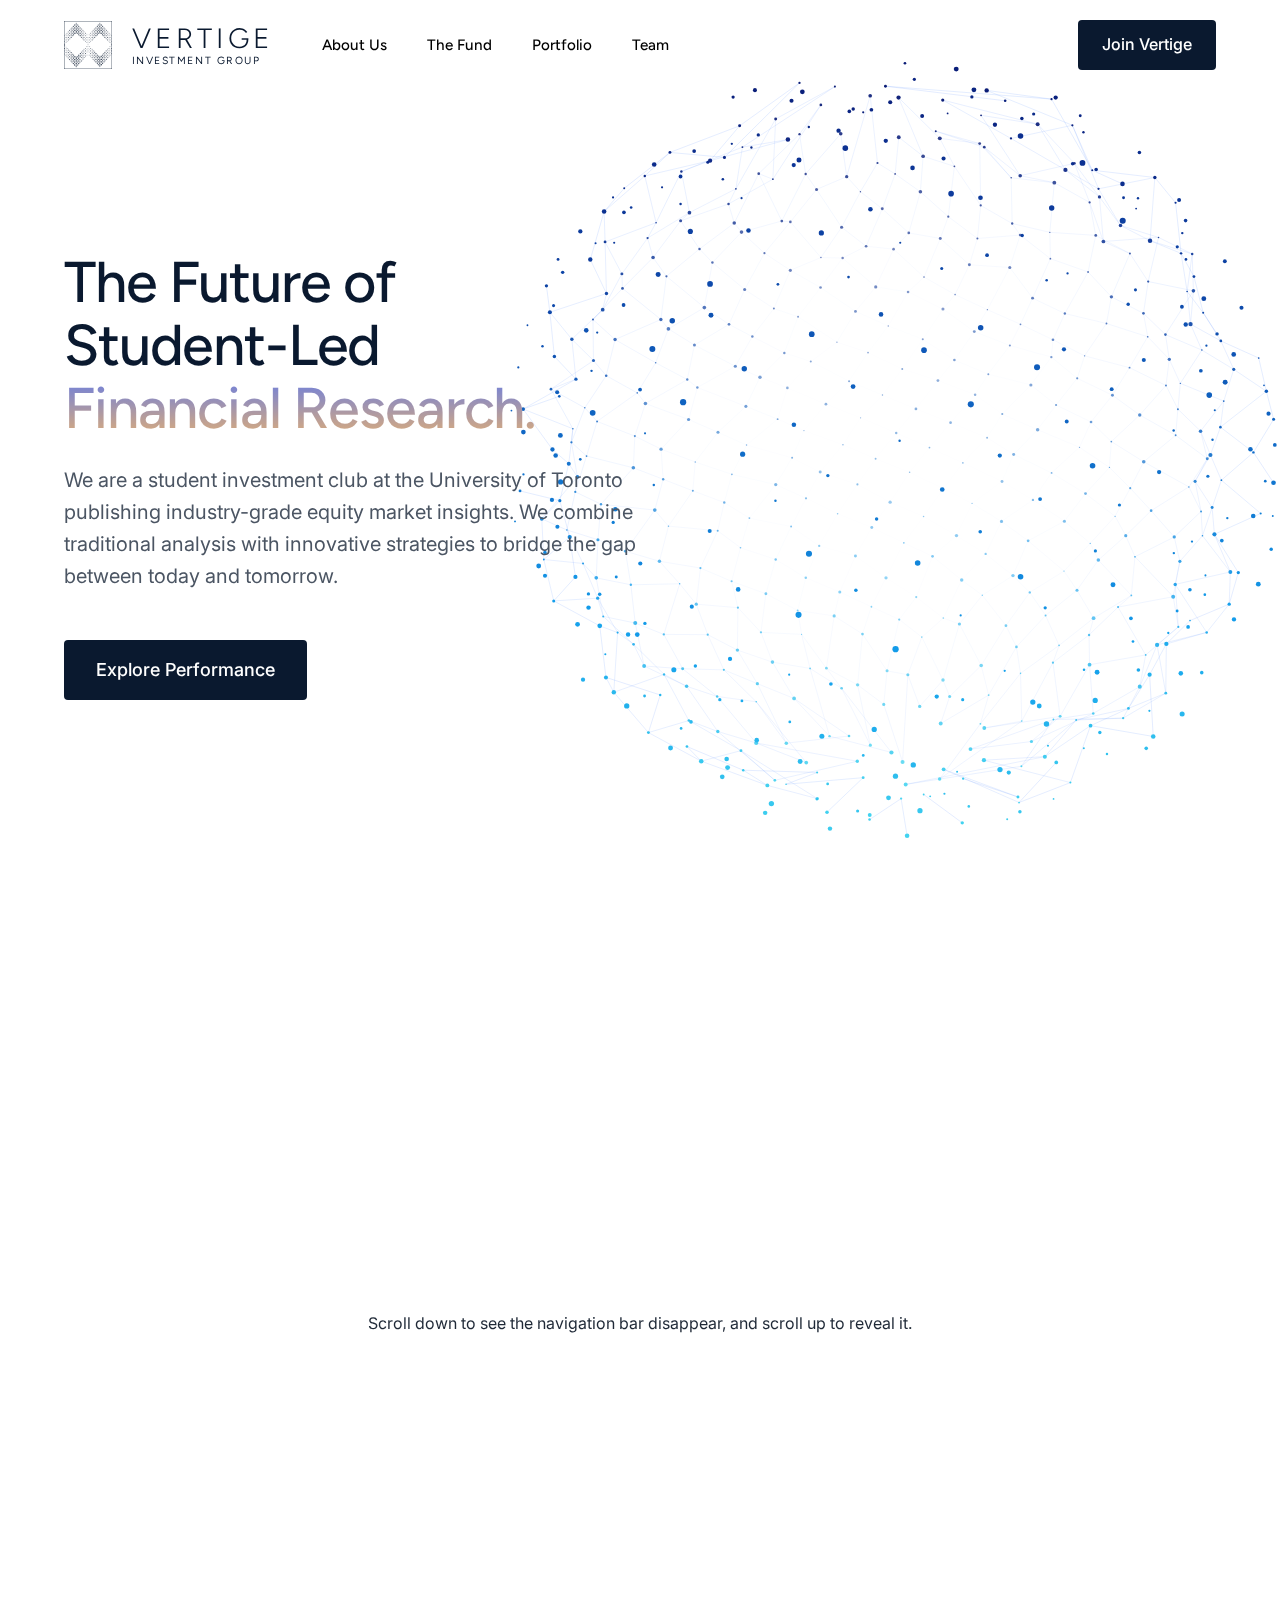
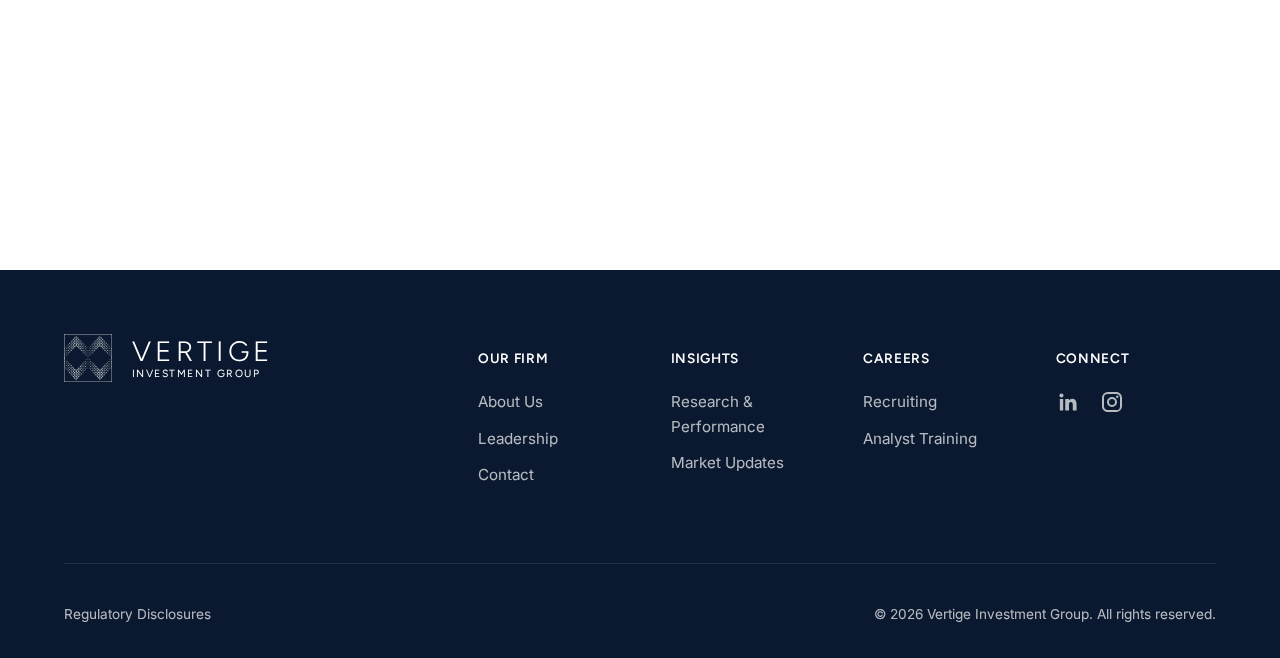
<file: index.html>
<!DOCTYPE html>
<html lang="en">

<head>
    <meta charset="UTF-8">
    <meta name="viewport" content="width=device-width, initial-scale=1.0">
    <title>Vertige Investment Group | University of Toronto</title>
    <link rel="icon" type="image/png" href="Gemini_Generated_Image_ix8rw5ix8rw5ix8r.png">
    <meta name="description"
        content="Premier student-run investment fund at the University of Toronto focusing on rigorous research and consistent alpha generation.">

    <!-- Google Fonts -->
    <link rel="preconnect" href="https://fonts.googleapis.com">
    <link rel="preconnect" href="https://fonts.gstatic.com" crossorigin>
    <link
        href="https://fonts.googleapis.com/css2?family=Inter:wght@300;400;500;600&family=Figtree:wght@300;400;500;600&display=swap"
        rel="stylesheet">

    <link rel="stylesheet" href="styles.css">
</head>

<body>

    <!-- Antigravity Background Engine -->
    <div id="antigravity-bg">
        <div class="ag-moving-visual"></div>
        <div class="ag-layer layer-2"></div> <!-- Particles -->
    </div>

    <!-- Navigation -->
    <nav id="navbar" class="navbar">
        <div class="nav-container">
            <a href="index.html" class="logo">
                <img src="logo_transparent.png" alt="Vertige Logo" class="logo-img">
                <div class="logo-text-wrapper">
                    <span class="logo-text-primary">Vertige</span>
                    <span class="logo-text-secondary">Investment Group</span>
                </div>
            </a>
            <ul class="nav-links">
                <li><a href="about.html">About Us</a></li>
                <li><a href="fund.html">The Fund</a></li>
                <li><a href="portfolio.html">Portfolio</a></li>
                <li><a href="team.html">Team</a></li>
            </ul>
            <a href="join.html" class="btn btn-primary nav-cta">Join Vertige</a>
        </div>
    </nav>

    <!-- Home Hero Section - General Overview -->
    <header class="hero">
        <div class="container hero-content fade-up">
            <h1 class="hero-title">
                The Future of <br> Student-Led <br> <span class="text-gradient">Financial Research.</span>
            </h1>
            <p class="hero-subtitle">
                We are a student investment club at the University of Toronto publishing industry-grade
                equity market insights. We combine traditional analysis with innovative strategies to bridge the gap
                between today and tomorrow.
            </p>
            <div class="hero-actions">
                <a href="portfolio.html" class="btn btn-primary btn-lg">Explore Performance</a>
            </div>
        </div>
    </header>

    <!-- Spacer to enable scrolling for the navbar disappearing effect -->
    <div style="height: 100vh; display: flex; align-items: center; justify-content: center; margin-top: 4rem;">
        <p class="text-muted">Scroll down to see the navigation bar disappear, and scroll up to reveal it.</p>
    </div>

    <!-- Footer -->
    <footer class="footer">
        <div class="footer-content">
            <div class="footer-logo-col">
                <a href="index.html" class="footer-logo">
                    <img src="logo_white_transparent.png" alt="Vertige Logo">
                    <div class="logo-text-wrapper">
                        <span class="logo-text-primary">Vertige</span>
                        <span class="logo-text-secondary">Investment Group</span>
                    </div>
                </a>
            </div>
            <div class="footer-links-wrapper">
                <div class="footer-col">
                    <h4>Our Firm</h4>
                    <a href="about.html">About Us</a>
                    <a href="team.html">Leadership</a>
                    <a href="#">Contact</a>
                </div>
                <div class="footer-col">
                    <h4>Insights</h4>
                    <a href="portfolio.html">Research & Performance</a>
                    <a href="#">Market Updates</a>
                </div>
                <div class="footer-col">
                    <h4>Careers</h4>
                    <a href="join.html">Recruiting</a>
                    <a href="#">Analyst Training</a>
                </div>
                <div class="footer-col">
                    <h4>Connect</h4>
                    <div class="footer-socials">
                        <a href="https://ca.linkedin.com/company/vertige-investment-group" target="_blank"
                            rel="noopener noreferrer">
                            <svg xmlns="http://www.w3.org/2000/svg" fill="none" viewBox="0 0 24 24"
                                style="width: 24px; height: 24px;">
                                <path fill="currentColor" fill-rule="evenodd"
                                    d="M3.86 8.926h3.341V20.57h-3.34zm1.586-1.457H5.42c-1.21 0-1.993-.89-1.993-2.017 0-1.15.807-2.023 2.04-2.023s1.991.87 2.016 2.02c0 1.127-.783 2.02-2.038 2.02M20.57 20.571h-3.79v-6.027c0-1.577-.592-2.653-1.895-2.653-.997 0-1.551.726-1.81 1.427-.096.25-.081.6-.081.952v6.301H9.241s.049-10.675 0-11.645h3.754v1.827c.222-.799 1.421-1.94 3.335-1.94 2.375 0 4.24 1.677 4.24 5.282z"
                                    clip-rule="evenodd"></path>
                            </svg>
                        </a>
                        <a href="https://www.instagram.com/vertigeca" target="_blank" rel="noopener noreferrer">
                            <svg xmlns="http://www.w3.org/2000/svg" fill="none" viewBox="0 0 24 24"
                                style="width: 24px; height: 24px;">
                                <path fill="currentColor"
                                    d="M7.8 2h8.4C19.4 2 22 4.6 22 7.8v8.4a5.8 5.8 0 0 1-5.8 5.8H7.8C4.6 22 2 19.4 2 16.2V7.8A5.8 5.8 0 0 1 7.8 2m-.2 2A3.6 3.6 0 0 0 4 7.6v8.8C4 18.39 5.61 20 7.6 20h8.8a3.6 3.6 0 0 0 3.6-3.6V7.6C20 5.61 18.39 4 16.4 4zm9.65 1.5a1.25 1.25 0 1 1 0 2.5 1.25 1.25 0 0 1 0-2.5M12 7a5 5 0 1 1 0 10 5 5 0 0 1 0-10m0 2a3 3 0 1 0 0 6 3 3 0 0 0 0-6">
                                </path>
                            </svg>
                        </a>
                    </div>
                </div>
            </div>
        </div>
        <div class="footer-bottom">
            <div class="footer-legal-links">
                <a href="disclosures.html">Regulatory Disclosures</a>
            </div>
            <div class="footer-copy">
                &copy; 2026 Vertige Investment Group. All rights reserved.
            </div>
        </div>
    </footer>

    <script src="script.js"></script>
</body>

</html>
</file>
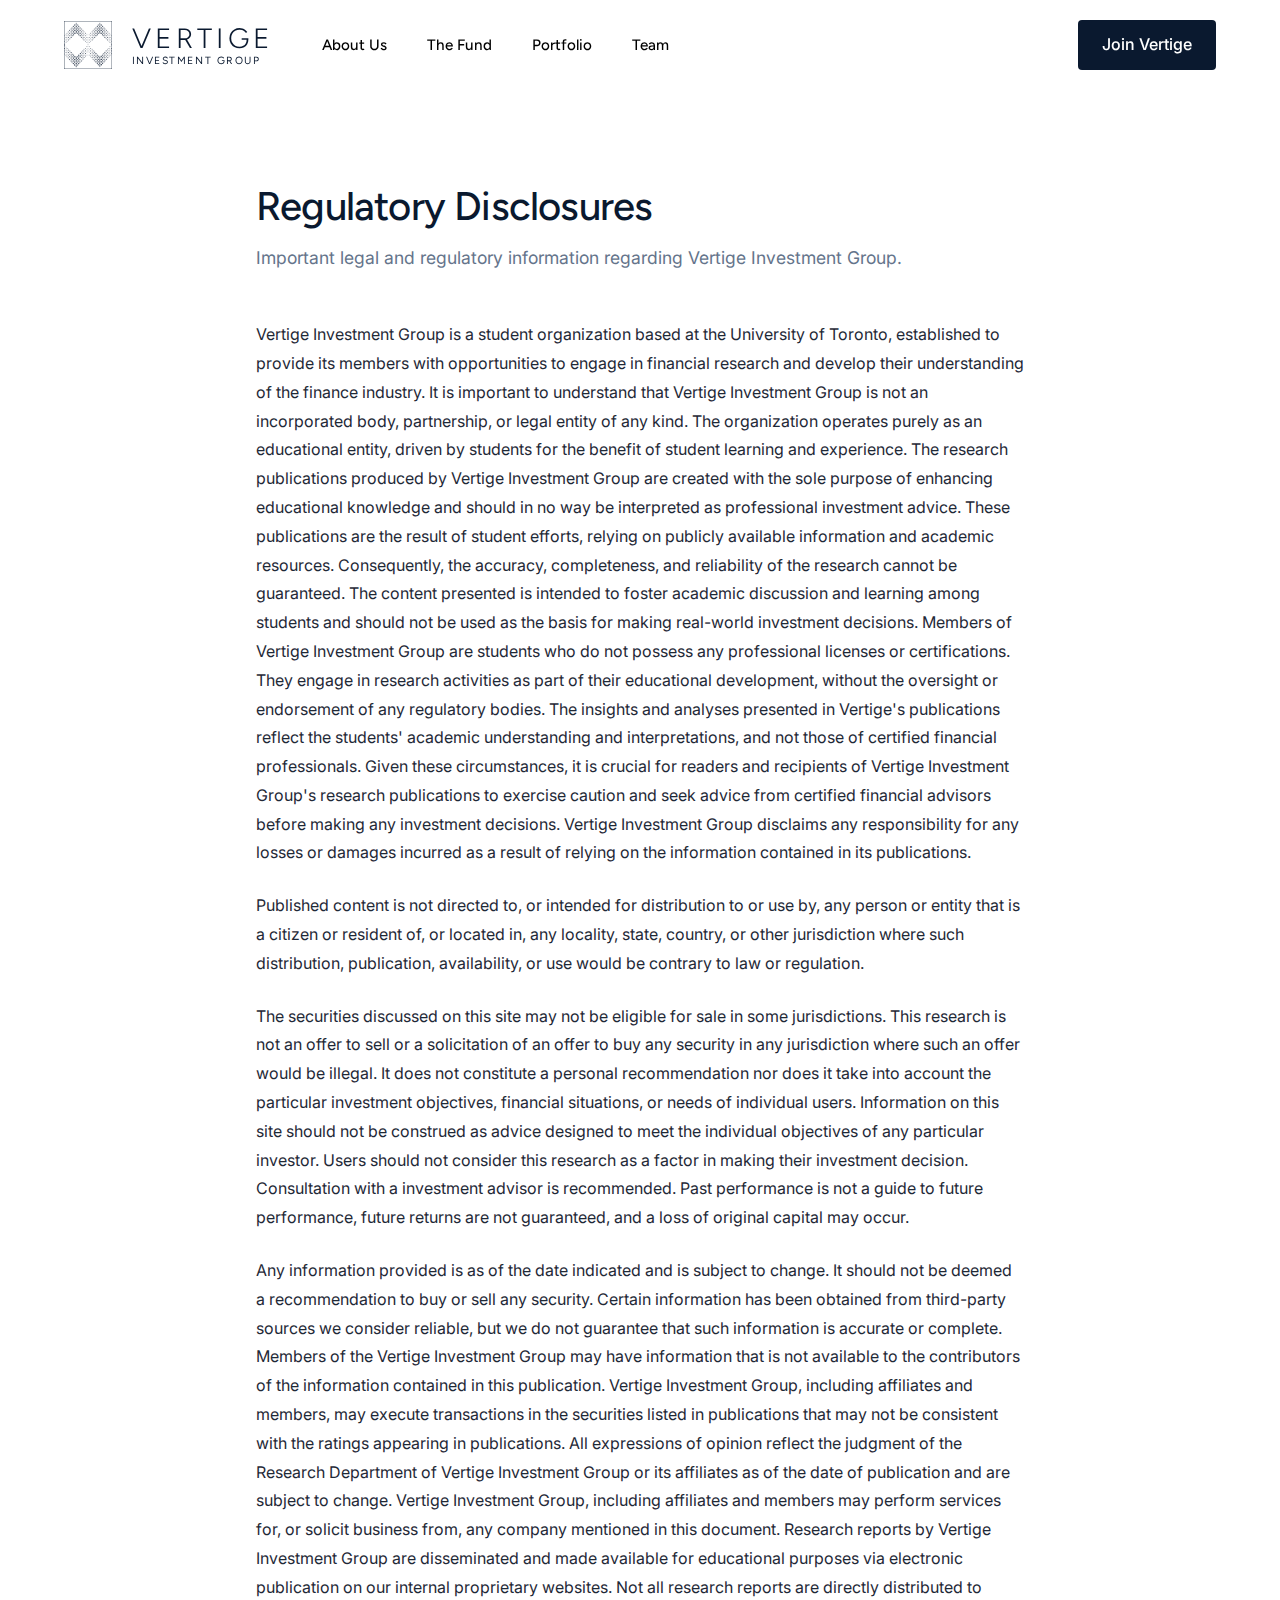
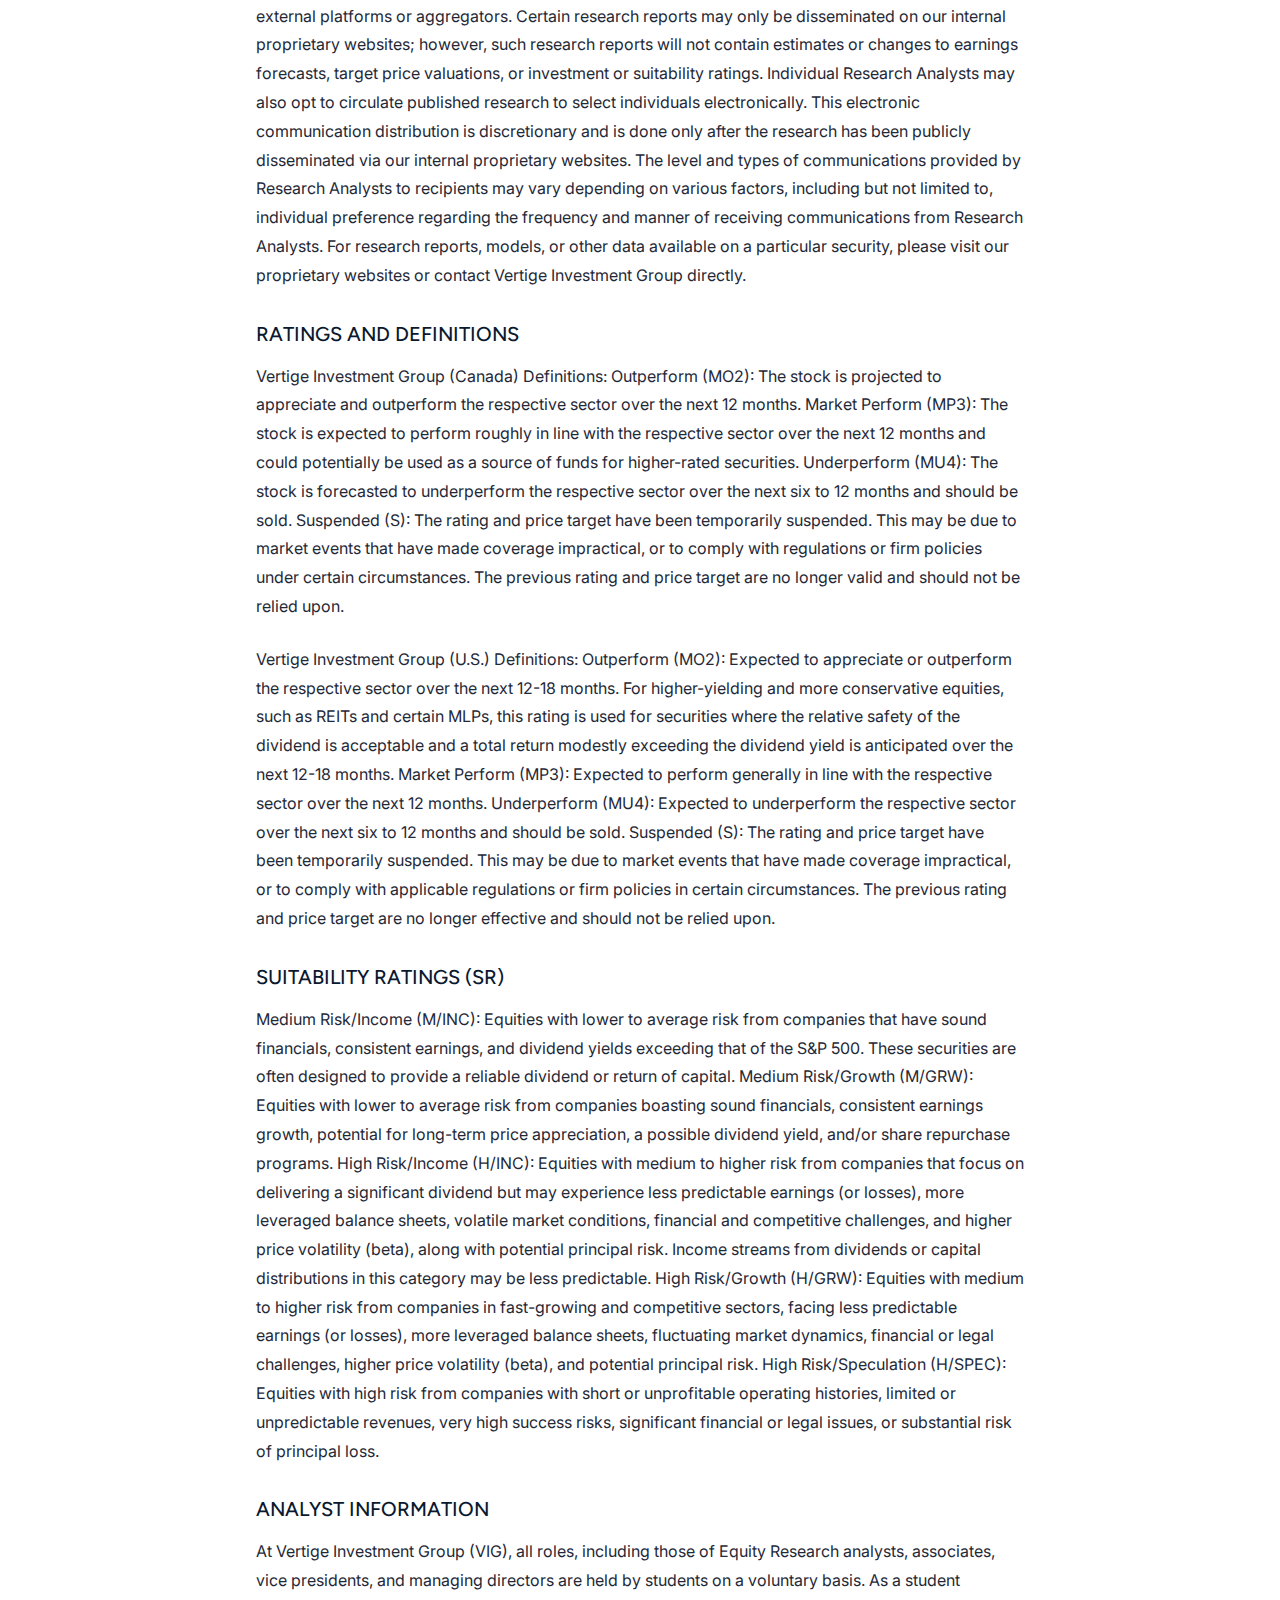
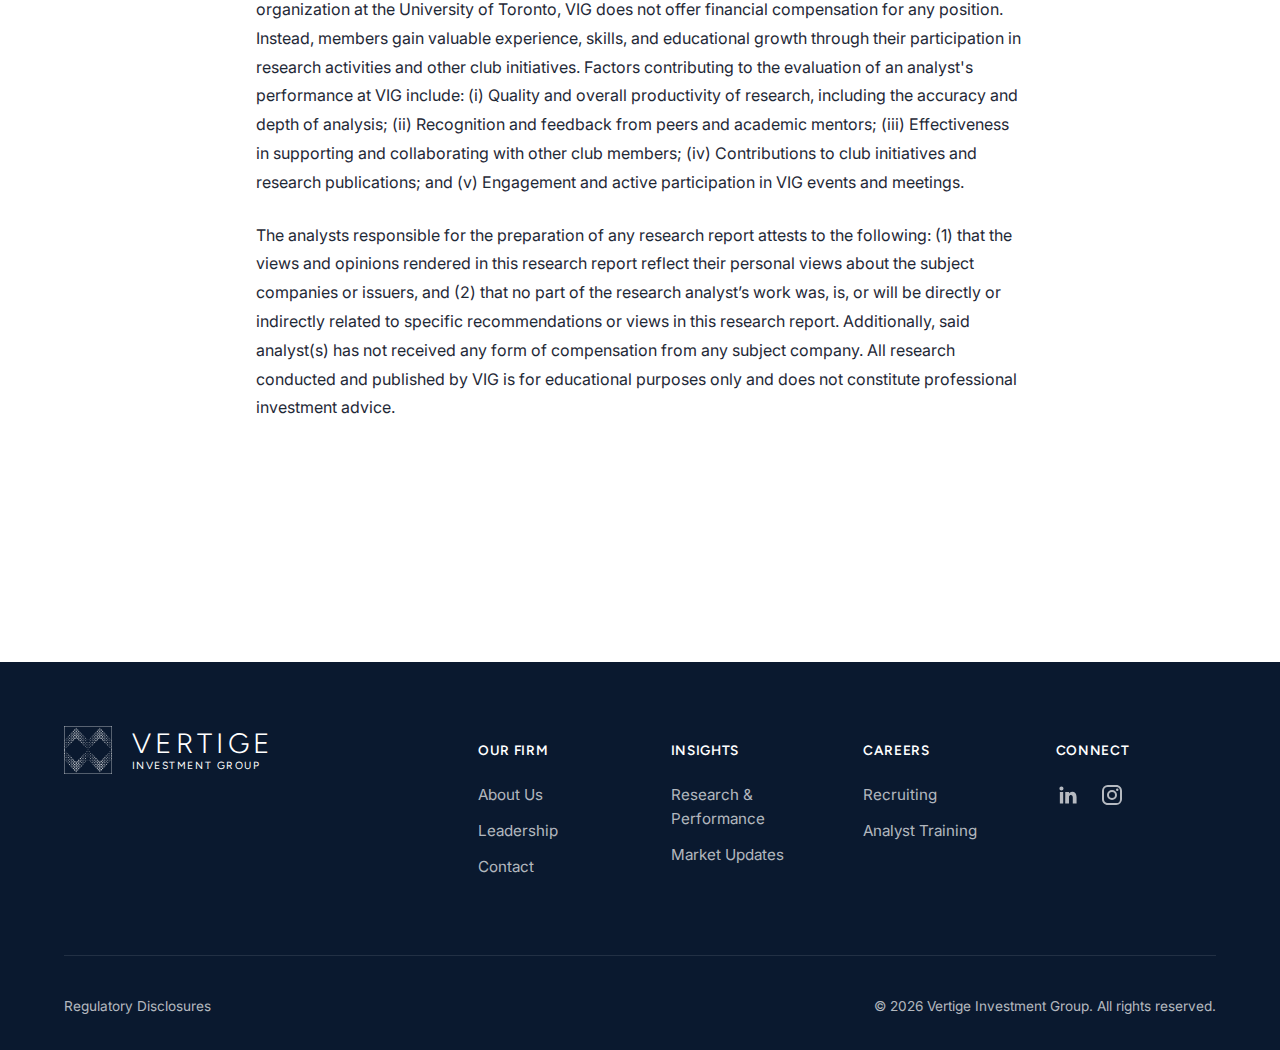
<file: disclosures.html>
<!DOCTYPE html>
<html lang="en">

<head>
    <meta charset="UTF-8">
    <meta name="viewport" content="width=device-width, initial-scale=1.0">
    <title>Regulatory Disclosures | Vertige Investment Group</title>
    <link rel="icon" type="image/png" href="Gemini_Generated_Image_ix8rw5ix8rw5ix8r.png">
    <!-- Google Fonts -->
    <link rel="preconnect" href="https://fonts.googleapis.com">
    <link rel="preconnect" href="https://fonts.gstatic.com" crossorigin>
    <link
        href="https://fonts.googleapis.com/css2?family=Inter:wght@300;400;500;600&family=Figtree:wght@300;400;500;600&display=swap"
        rel="stylesheet">
    <link rel="stylesheet" href="styles.css">
</head>

<body>



    <!-- Navigation -->
    <nav id="navbar" class="navbar">
        <div class="nav-container">
            <a href="index.html" class="logo">
                <img src="logo_transparent.png" alt="Vertige Logo" class="logo-img">
                <div class="logo-text-wrapper">
                    <span class="logo-text-primary">Vertige</span>
                    <span class="logo-text-secondary">Investment Group</span>
                </div>
            </a>
            <ul class="nav-links">
                <li><a href="about.html">About Us</a></li>
                <li><a href="fund.html">The Fund</a></li>
                <li><a href="portfolio.html">Portfolio</a></li>
                <li><a href="team.html">Team</a></li>
            </ul>
            <a href="join.html" class="btn btn-primary nav-cta">Join Vertige</a>
        </div>
    </nav>

    <!-- Main Content -->

    <main class="page-wrapper">
        <div class="container" style="max-width: 800px; margin: 0 auto; padding: 4rem 1rem;">
            <div class="page-header fade-up" style="margin-bottom: 3rem; text-align: left;">
                <h1 class="hero-title"
                    style="color: var(--brand-indigo); font-size: 2.5rem; text-align: left; margin-bottom: 1rem;">
                    Regulatory Disclosures</h1>
                <p class="hero-subtitle" style="text-align: left; max-width: 100%; font-size: 1.1rem; color: #64748b;">
                    Important legal and regulatory information regarding Vertige Investment Group.
                </p>
            </div>

            <div class="fade-up"
                style="color: var(--text-color); line-height: 1.8; margin-bottom: 5rem; font-size: 1rem;">
                <p style="margin-bottom: 1.5rem;">
                    Vertige Investment Group is a student organization based at the University of Toronto, established
                    to provide its members with opportunities to engage in financial research and develop their
                    understanding of the finance industry. It is important to understand that Vertige Investment Group
                    is not an incorporated body, partnership, or legal entity of any kind. The organization operates
                    purely as an educational entity, driven by students for the benefit of student learning and
                    experience. The research publications produced by Vertige Investment Group are created with the sole
                    purpose of enhancing educational knowledge and should in no way be interpreted as professional
                    investment advice. These publications are the result of student efforts, relying on publicly
                    available information and academic resources. Consequently, the accuracy, completeness, and
                    reliability of the research cannot be guaranteed. The content presented is intended to foster
                    academic discussion and learning among students and should not be used as the basis for making
                    real-world investment decisions. Members of Vertige Investment Group are students who do not possess
                    any professional licenses or certifications. They engage in research activities as part of their
                    educational development, without the oversight or endorsement of any regulatory bodies. The insights
                    and analyses presented in Vertige's publications reflect the students' academic understanding and
                    interpretations, and not those of certified financial professionals. Given these circumstances, it
                    is crucial for readers and recipients of Vertige Investment Group's research publications to
                    exercise caution and seek advice from certified financial advisors before making any investment
                    decisions. Vertige Investment Group disclaims any responsibility for any losses or damages incurred
                    as a result of relying on the information contained in its publications.
                </p>
                <p style="margin-bottom: 1.5rem;">
                    Published content is not directed to, or intended for distribution to or use by, any person or
                    entity that is a citizen or resident of, or located in, any locality, state, country, or other
                    jurisdiction where such distribution, publication, availability, or use would be contrary to law or
                    regulation.
                </p>
                <p style="margin-bottom: 1.5rem;">
                    The securities discussed on this site may not be eligible for sale in some jurisdictions. This
                    research is not an offer to sell or a solicitation of an offer to buy any security in any
                    jurisdiction where such an offer would be illegal. It does not constitute a personal recommendation
                    nor does it take into account the particular investment objectives, financial situations, or needs
                    of individual users. Information on this site should not be construed as advice designed to meet the
                    individual objectives of any particular investor. Users should not consider this research as a
                    factor in making their investment decision. Consultation with a investment advisor is recommended.
                    Past performance is not a guide to future performance, future returns are not guaranteed, and a loss
                    of original capital may occur.
                </p>
                <p style="margin-bottom: 1.5rem;">
                    Any information provided is as of the date indicated and is subject to change. It should not be
                    deemed a recommendation to buy or sell any security. Certain information has been obtained from
                    third-party sources we consider reliable, but we do not guarantee that such information is accurate
                    or complete. Members of the Vertige Investment Group may have information that is not available to
                    the contributors of the information contained in this publication. Vertige Investment Group,
                    including affiliates and members, may execute transactions in the securities listed in publications
                    that may not be consistent with the ratings appearing in publications. All expressions of opinion
                    reflect the judgment of the Research Department of Vertige Investment Group or its affiliates as of
                    the date of publication and are subject to change. Vertige Investment Group, including affiliates
                    and members may perform services for, or solicit business from, any company mentioned in this
                    document. Research reports by Vertige Investment Group are disseminated and made available for
                    educational purposes via electronic publication on our internal proprietary websites. Not all
                    research reports are directly distributed to external platforms or aggregators. Certain research
                    reports may only be disseminated on our internal proprietary websites; however, such research
                    reports will not contain estimates or changes to earnings forecasts, target price valuations, or
                    investment or suitability ratings. Individual Research Analysts may also opt to circulate published
                    research to select individuals electronically. This electronic communication distribution is
                    discretionary and is done only after the research has been publicly disseminated via our internal
                    proprietary websites. The level and types of communications provided by Research Analysts to
                    recipients may vary depending on various factors, including but not limited to, individual
                    preference regarding the frequency and manner of receiving communications from Research Analysts.
                    For research reports, models, or other data available on a particular security, please visit our
                    proprietary websites or contact Vertige Investment Group directly.
                </p>
                <h3 style="color: var(--brand-indigo); margin-top: 2rem; margin-bottom: 1rem; font-size: 1.25rem;">
                    RATINGS AND DEFINITIONS</h3>
                <p style="margin-bottom: 1.5rem;">
                    Vertige Investment Group (Canada) Definitions: Outperform (MO2): The stock is projected to
                    appreciate and outperform the respective sector over the next 12 months. Market Perform (MP3): The
                    stock is expected to perform roughly in line with the respective sector over the next 12 months and
                    could potentially be used as a source of funds for higher-rated securities. Underperform (MU4): The
                    stock is forecasted to underperform the respective sector over the next six to 12 months and should
                    be sold. Suspended (S): The rating and price target have been temporarily suspended. This may be due
                    to market events that have made coverage impractical, or to comply with regulations or firm policies
                    under certain circumstances. The previous rating and price target are no longer valid and should not
                    be relied upon.
                </p>
                <p style="margin-bottom: 1.5rem;">
                    Vertige Investment Group (U.S.) Definitions: Outperform (MO2): Expected to appreciate or outperform
                    the respective sector over the next 12-18 months. For higher-yielding and more conservative
                    equities, such as REITs and certain MLPs, this rating is used for securities where the relative
                    safety of the dividend is acceptable and a total return modestly exceeding the dividend yield is
                    anticipated over the next 12-18 months. Market Perform (MP3): Expected to perform generally in line
                    with the respective sector over the next 12 months. Underperform (MU4): Expected to underperform the
                    respective sector over the next six to 12 months and should be sold. Suspended (S): The rating and
                    price target have been temporarily suspended. This may be due to market events that have made
                    coverage impractical, or to comply with applicable regulations or firm policies in certain
                    circumstances. The previous rating and price target are no longer effective and should not be relied
                    upon.
                </p>
                <h3 style="color: var(--brand-indigo); margin-top: 2rem; margin-bottom: 1rem; font-size: 1.25rem;">
                    SUITABILITY RATINGS (SR)</h3>
                <p style="margin-bottom: 1.5rem;">
                    Medium Risk/Income (M/INC): Equities with lower to average risk from companies that have sound
                    financials, consistent earnings, and dividend yields exceeding that of the S&P 500. These securities
                    are often designed to provide a reliable dividend or return of capital. Medium Risk/Growth (M/GRW):
                    Equities with lower to average risk from companies boasting sound financials, consistent earnings
                    growth, potential for long-term price appreciation, a possible dividend yield, and/or share
                    repurchase programs. High Risk/Income (H/INC): Equities with medium to higher risk from companies
                    that focus on delivering a significant dividend but may experience less predictable earnings (or
                    losses), more leveraged balance sheets, volatile market conditions, financial and competitive
                    challenges, and higher price volatility (beta), along with potential principal risk. Income streams
                    from dividends or capital distributions in this category may be less predictable. High Risk/Growth
                    (H/GRW): Equities with medium to higher risk from companies in fast-growing and competitive sectors,
                    facing less predictable earnings (or losses), more leveraged balance sheets, fluctuating market
                    dynamics, financial or legal challenges, higher price volatility (beta), and potential principal
                    risk. High Risk/Speculation (H/SPEC): Equities with high risk from companies with short or
                    unprofitable operating histories, limited or unpredictable revenues, very high success risks,
                    significant financial or legal issues, or substantial risk of principal loss.
                </p>
                <h3 style="color: var(--brand-indigo); margin-top: 2rem; margin-bottom: 1rem; font-size: 1.25rem;">
                    ANALYST INFORMATION</h3>
                <p style="margin-bottom: 1.5rem;">
                    At Vertige Investment Group (VIG), all roles, including those of Equity Research analysts,
                    associates, vice presidents, and managing directors are held by students on a voluntary basis. As a
                    student organization at the University of Toronto, VIG does not offer financial compensation for any
                    position. Instead, members gain valuable experience, skills, and educational growth through their
                    participation in research activities and other club initiatives. Factors contributing to the
                    evaluation of an analyst's performance at VIG include: (i) Quality and overall productivity of
                    research, including the accuracy and depth of analysis; (ii) Recognition and feedback from peers and
                    academic mentors; (iii) Effectiveness in supporting and collaborating with other club members; (iv)
                    Contributions to club initiatives and research publications; and (v) Engagement and active
                    participation in VIG events and meetings.
                </p>
                <p>
                    The analysts responsible for the preparation of any research report attests to the following: (1)
                    that the views and opinions rendered in this research report reflect their personal views about the
                    subject companies or issuers, and (2) that no part of the research analyst’s work was, is, or will
                    be directly or indirectly related to specific recommendations or views in this research report.
                    Additionally, said analyst(s) has not received any form of compensation from any subject company.
                    All research conducted and published by VIG is for educational purposes only and does not constitute
                    professional investment advice.
                </p>
            </div>
        </div>
    </main>


    <!-- Footer -->
    <footer class="footer">
        <div class="footer-content">
            <div class="footer-logo-col">
                <a href="index.html" class="footer-logo">
                    <img src="logo_white_transparent.png" alt="Vertige Logo">
                    <div class="logo-text-wrapper">
                        <span class="logo-text-primary">Vertige</span>
                        <span class="logo-text-secondary">Investment Group</span>
                    </div>
                </a>
            </div>
            <div class="footer-links-wrapper">
                <div class="footer-col">
                    <h4>Our Firm</h4>
                    <a href="about.html">About Us</a>
                    <a href="team.html">Leadership</a>
                    <a href="#">Contact</a>
                </div>
                <div class="footer-col">
                    <h4>Insights</h4>
                    <a href="portfolio.html">Research & Performance</a>
                    <a href="#">Market Updates</a>
                </div>
                <div class="footer-col">
                    <h4>Careers</h4>
                    <a href="join.html">Recruiting</a>
                    <a href="#">Analyst Training</a>
                </div>
                <div class="footer-col">
                    <h4>Connect</h4>
                    <div class="footer-socials">
                        <a href="https://ca.linkedin.com/company/vertige-investment-group" target="_blank"
                            rel="noopener noreferrer">
                            <svg xmlns="http://www.w3.org/2000/svg" fill="none" viewBox="0 0 24 24"
                                style="width: 24px; height: 24px;">
                                <path fill="currentColor" fill-rule="evenodd"
                                    d="M3.86 8.926h3.341V20.57h-3.34zm1.586-1.457H5.42c-1.21 0-1.993-.89-1.993-2.017 0-1.15.807-2.023 2.04-2.023s1.991.87 2.016 2.02c0 1.127-.783 2.02-2.038 2.02M20.57 20.571h-3.79v-6.027c0-1.577-.592-2.653-1.895-2.653-.997 0-1.551.726-1.81 1.427-.096.25-.081.6-.081.952v6.301H9.241s.049-10.675 0-11.645h3.754v1.827c.222-.799 1.421-1.94 3.335-1.94 2.375 0 4.24 1.677 4.24 5.282z"
                                    clip-rule="evenodd"></path>
                            </svg>
                        </a>
                        <a href="https://www.instagram.com/vertigeca" target="_blank" rel="noopener noreferrer">
                            <svg xmlns="http://www.w3.org/2000/svg" fill="none" viewBox="0 0 24 24"
                                style="width: 24px; height: 24px;">
                                <path fill="currentColor"
                                    d="M7.8 2h8.4C19.4 2 22 4.6 22 7.8v8.4a5.8 5.8 0 0 1-5.8 5.8H7.8C4.6 22 2 19.4 2 16.2V7.8A5.8 5.8 0 0 1 7.8 2m-.2 2A3.6 3.6 0 0 0 4 7.6v8.8C4 18.39 5.61 20 7.6 20h8.8a3.6 3.6 0 0 0 3.6-3.6V7.6C20 5.61 18.39 4 16.4 4zm9.65 1.5a1.25 1.25 0 1 1 0 2.5 1.25 1.25 0 0 1 0-2.5M12 7a5 5 0 1 1 0 10 5 5 0 0 1 0-10m0 2a3 3 0 1 0 0 6 3 3 0 0 0 0-6">
                                </path>
                            </svg>
                        </a>
                    </div>
                </div>
            </div>
        </div>
        <div class="footer-bottom">
            <div class="footer-legal-links">
                <a href="disclosures.html">Regulatory Disclosures</a>
            </div>
            <div class="footer-copy">
                &copy; 2026 Vertige Investment Group. All rights reserved.
            </div>
        </div>
    </footer>

    <script src="script.js"></script>
</body>

</html>
</file>
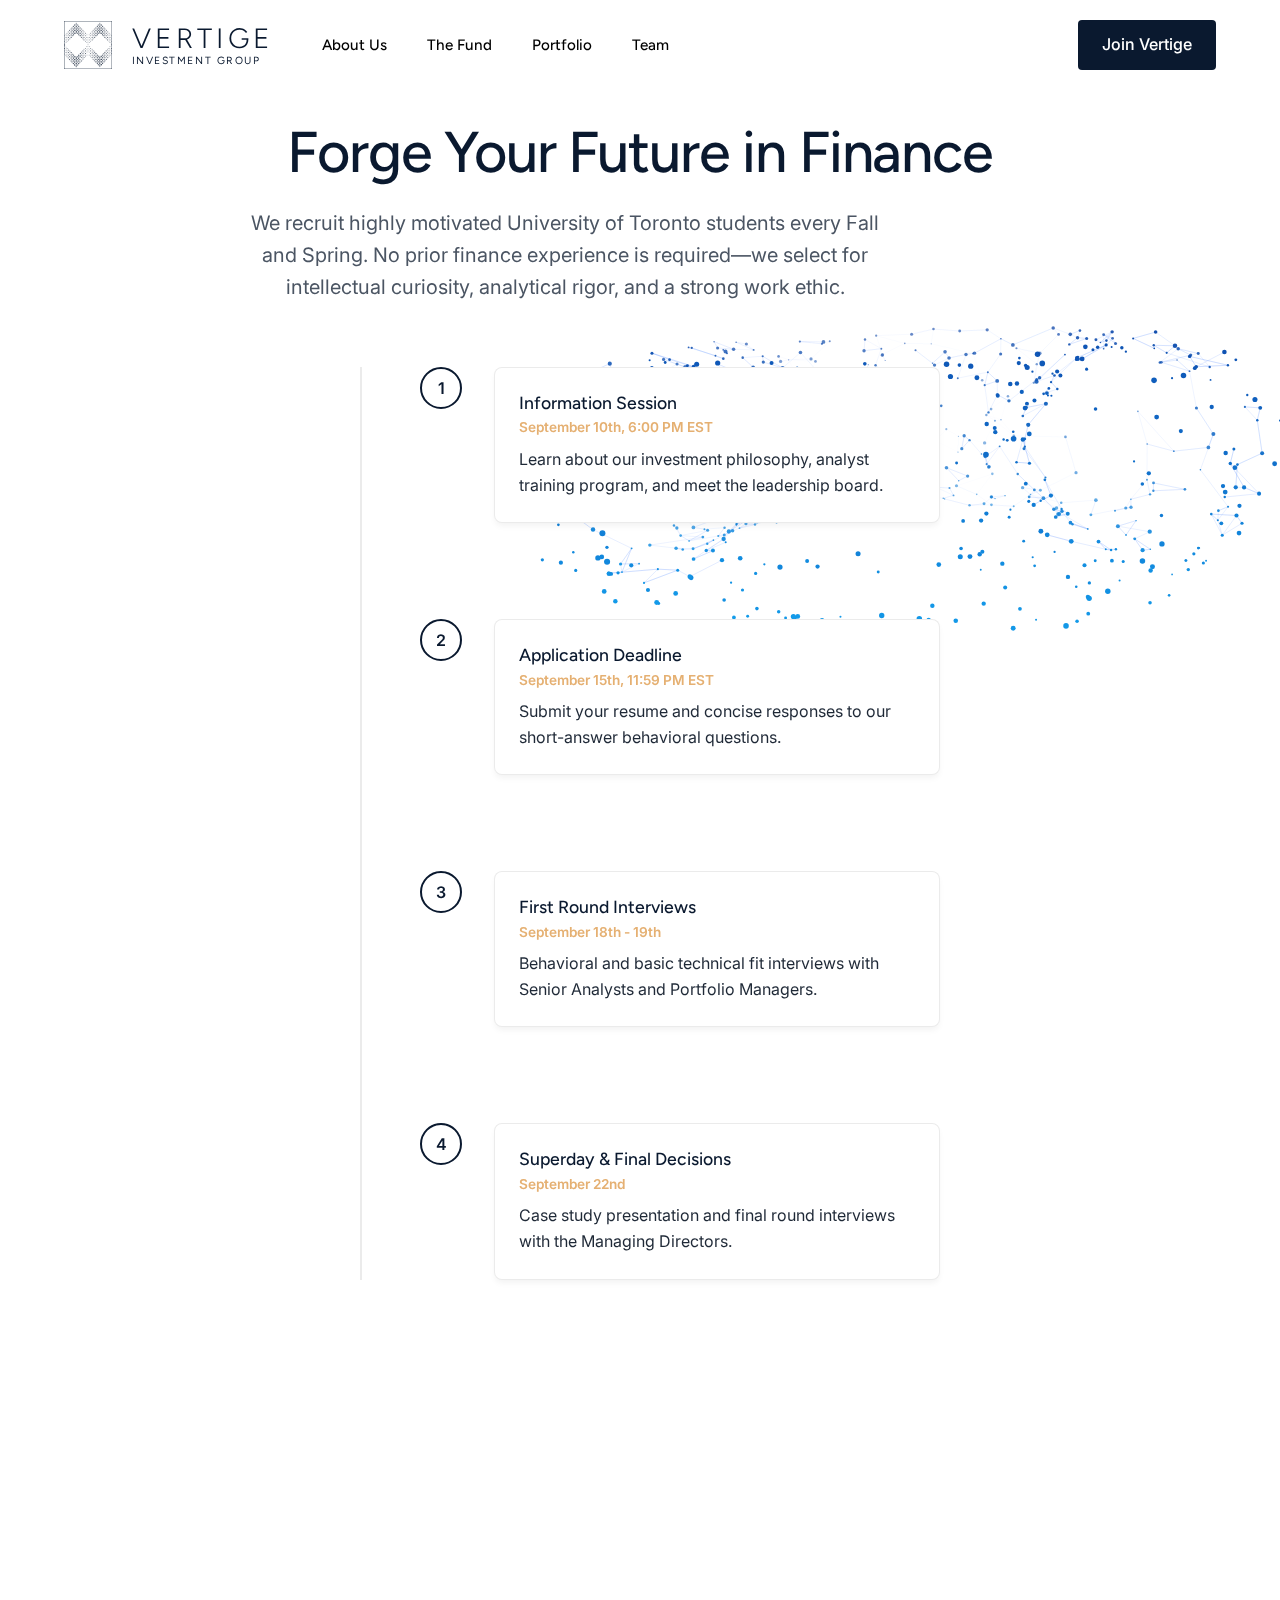
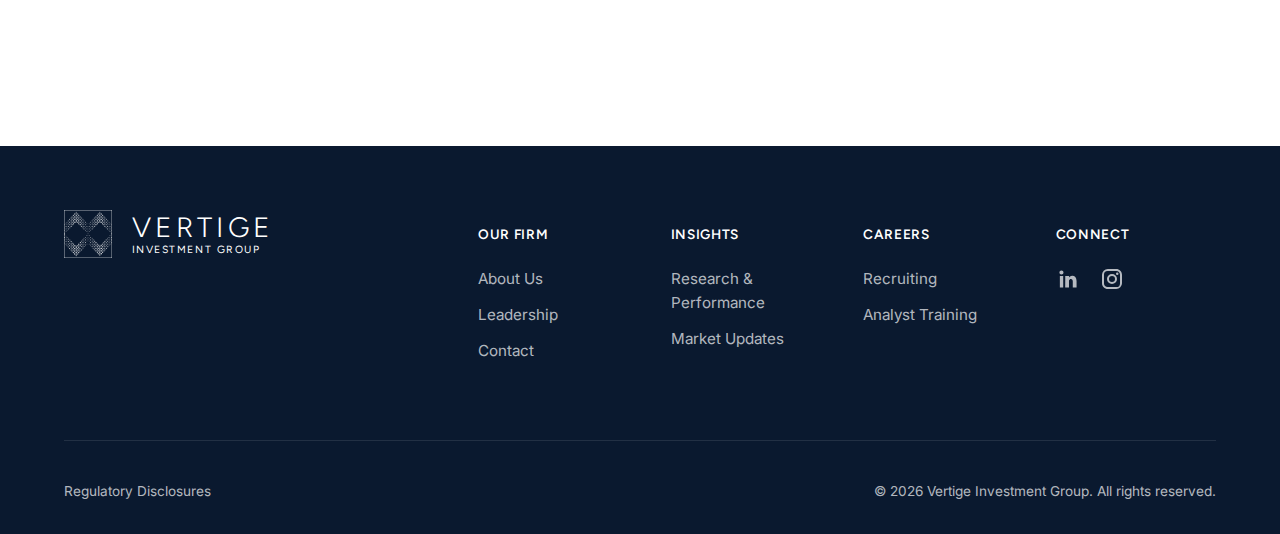
<file: join.html>
<!DOCTYPE html>
<html lang="en">

<head>
    <meta charset="UTF-8">
    <meta name="viewport" content="width=device-width, initial-scale=1.0">
    <title>Recruiting | Vertige Investment Group</title>
    <link rel="icon" type="image/png" href="Gemini_Generated_Image_ix8rw5ix8rw5ix8r.png">
    <!-- Google Fonts -->
    <link rel="preconnect" href="https://fonts.googleapis.com">
    <link rel="preconnect" href="https://fonts.gstatic.com" crossorigin>
    <link
        href="https://fonts.googleapis.com/css2?family=Inter:wght@300;400;500;600&family=Figtree:wght@300;400;500;600&display=swap"
        rel="stylesheet">
    <link rel="stylesheet" href="styles.css">
    <style>
        .join-hero {
            text-align: center;
            max-width: 800px;
            margin: 0 auto 4rem;
        }

        .timeline {
            display: flex;
            flex-direction: column;
            gap: 2rem;
            max-width: 600px;
            margin: 0 auto;
            position: relative;
        }

        .timeline::before {
            content: '';
            position: absolute;
            top: 0;
            left: 20px;
            height: 100%;
            width: 2px;
            background: var(--border-color);
        }

        .timeline-step {
            display: flex;
            gap: 2rem;
            position: relative;
            z-index: 1;
        }

        .step-circle {
            width: 42px;
            height: 42px;
            min-width: 42px;
            border-radius: 50%;
            background: var(--bg-card);
            border: 2px solid var(--brand-indigo);
            display: flex;
            align-items: center;
            justify-content: center;
            font-weight: 600;
            color: var(--brand-indigo);
            box-shadow: 0 0 0 4px var(--bg-main);
        }

        .step-content {
            background: var(--bg-card);
            border: 1px solid var(--border-color);
            border-radius: 8px;
            padding: 1.5rem;
            flex: 1;
            box-shadow: 0 4px 6px -1px rgba(0, 0, 0, 0.05);
        }

        .step-content h4 {
            margin-bottom: 0.25rem;
            font-size: 1.1rem;
        }

        .step-date {
            color: var(--brand-gold);
            font-weight: 600;
            font-size: 0.85rem;
            margin-bottom: 0.5rem;
        }

        .application-card {
            background: linear-gradient(135deg, rgba(46, 26, 71, 0.05), rgba(229, 184, 11, 0.05));
            border: 1px solid var(--border-color);
            border-radius: 8px;
            padding: 3rem;
            text-align: center;
            max-width: 600px;
            margin: 4rem auto 0;
        }
    </style>
</head>

<body>

    <div id="antigravity-bg">
        <div class="ag-moving-visual"></div>
        <div class="ag-layer layer-2"></div> <!-- Particles -->
    </div>

    <nav id="navbar" class="navbar">
        <div class="nav-container">
            <a href="index.html" class="logo">
                <img src="logo_transparent.png" alt="Vertige Logo" class="logo-img">
                <div class="logo-text-wrapper">
                    <span class="logo-text-primary">Vertige</span>
                    <span class="logo-text-secondary">Investment Group</span>
                </div>
            </a>
            <ul class="nav-links">
                <li><a href="about.html">About Us</a></li>
                <li><a href="fund.html">The Fund</a></li>
                <li><a href="portfolio.html">Portfolio</a></li>
                <li><a href="team.html">Team</a></li>
            </ul>
            <a href="join.html" class="btn btn-primary nav-cta">Join Vertige</a>
        </div>
    </nav>

    <main class="page-wrapper container">
        <div class="join-hero fade-up">
            <h1 class="hero-title">Forge Your Future in Finance</h1>
            <p class="hero-subtitle">We recruit highly motivated University of Toronto students every Fall and Spring.
                No prior finance experience is required—we select for intellectual curiosity, analytical rigor, and a
                strong work ethic.</p>
        </div>

        <div class="timeline fade-up">
            <div class="timeline-step">
                <div class="step-circle">1</div>
                <div class="step-content">
                    <h4>Information Session</h4>
                    <div class="step-date">September 10th, 6:00 PM EST</div>
                    <p class="text-muted">Learn about our investment philosophy, analyst training program, and meet the
                        leadership board.</p>
                </div>
            </div>
            <div class="timeline-step">
                <div class="step-circle">2</div>
                <div class="step-content">
                    <h4>Application Deadline</h4>
                    <div class="step-date">September 15th, 11:59 PM EST</div>
                    <p class="text-muted">Submit your resume and concise responses to our short-answer behavioral
                        questions.</p>
                </div>
            </div>
            <div class="timeline-step">
                <div class="step-circle">3</div>
                <div class="step-content">
                    <h4>First Round Interviews</h4>
                    <div class="step-date">September 18th - 19th</div>
                    <p class="text-muted">Behavioral and basic technical fit interviews with Senior Analysts and
                        Portfolio Managers.</p>
                </div>
            </div>
            <div class="timeline-step">
                <div class="step-circle">4</div>
                <div class="step-content">
                    <h4>Superday & Final Decisions</h4>
                    <div class="step-date">September 22nd</div>
                    <p class="text-muted">Case study presentation and final round interviews with the Managing
                        Directors.</p>
                </div>
            </div>
        </div>

        <div class="application-card fade-up">
            <h3 style="font-size: 1.5rem;">Fall 2026 Recruitment</h3>
            <p class="text-muted" style="margin-bottom: 2rem;">Applications are now open for the Analyst Training
                Program.</p>
            <a href="#" class="btn btn-primary btn-lg" style="width: 100%; max-width: 300px;">Submit Application</a>
            <p class="text-muted" style="margin-top: 1.5rem; font-size: 0.85rem;">Questions? Reach out to <a
                    href="mailto:recruiting@vertige.utoronto.ca">recruiting@vertige.utoronto.ca</a></p>
        </div>
    </main>

    <!-- Footer -->
    <footer class="footer">
        <div class="footer-content">
            <div class="footer-logo-col">
                <a href="index.html" class="footer-logo">
                    <img src="logo_white_transparent.png" alt="Vertige Logo">
                    <div class="logo-text-wrapper">
                        <span class="logo-text-primary">Vertige</span>
                        <span class="logo-text-secondary">Investment Group</span>
                    </div>
                </a>
            </div>
            <div class="footer-links-wrapper">
                <div class="footer-col">
                    <h4>Our Firm</h4>
                    <a href="about.html">About Us</a>
                    <a href="team.html">Leadership</a>
                    <a href="#">Contact</a>
                </div>
                <div class="footer-col">
                    <h4>Insights</h4>
                    <a href="portfolio.html">Research & Performance</a>
                    <a href="#">Market Updates</a>
                </div>
                <div class="footer-col">
                    <h4>Careers</h4>
                    <a href="join.html">Recruiting</a>
                    <a href="#">Analyst Training</a>
                </div>
                <div class="footer-col">
                    <h4>Connect</h4>
                    <div class="footer-socials">
                        <a href="https://ca.linkedin.com/company/vertige-investment-group" target="_blank"
                            rel="noopener noreferrer">
                            <svg xmlns="http://www.w3.org/2000/svg" fill="none" viewBox="0 0 24 24"
                                style="width: 24px; height: 24px;">
                                <path fill="currentColor" fill-rule="evenodd"
                                    d="M3.86 8.926h3.341V20.57h-3.34zm1.586-1.457H5.42c-1.21 0-1.993-.89-1.993-2.017 0-1.15.807-2.023 2.04-2.023s1.991.87 2.016 2.02c0 1.127-.783 2.02-2.038 2.02M20.57 20.571h-3.79v-6.027c0-1.577-.592-2.653-1.895-2.653-.997 0-1.551.726-1.81 1.427-.096.25-.081.6-.081.952v6.301H9.241s.049-10.675 0-11.645h3.754v1.827c.222-.799 1.421-1.94 3.335-1.94 2.375 0 4.24 1.677 4.24 5.282z"
                                    clip-rule="evenodd"></path>
                            </svg>
                        </a>
                        <a href="https://www.instagram.com/vertigeca" target="_blank" rel="noopener noreferrer">
                            <svg xmlns="http://www.w3.org/2000/svg" fill="none" viewBox="0 0 24 24"
                                style="width: 24px; height: 24px;">
                                <path fill="currentColor"
                                    d="M7.8 2h8.4C19.4 2 22 4.6 22 7.8v8.4a5.8 5.8 0 0 1-5.8 5.8H7.8C4.6 22 2 19.4 2 16.2V7.8A5.8 5.8 0 0 1 7.8 2m-.2 2A3.6 3.6 0 0 0 4 7.6v8.8C4 18.39 5.61 20 7.6 20h8.8a3.6 3.6 0 0 0 3.6-3.6V7.6C20 5.61 18.39 4 16.4 4zm9.65 1.5a1.25 1.25 0 1 1 0 2.5 1.25 1.25 0 0 1 0-2.5M12 7a5 5 0 1 1 0 10 5 5 0 0 1 0-10m0 2a3 3 0 1 0 0 6 3 3 0 0 0 0-6">
                                </path>
                            </svg>
                        </a>
                    </div>
                </div>
            </div>
        </div>
        <div class="footer-bottom">
            <div class="footer-legal-links">
                <a href="disclosures.html">Regulatory Disclosures</a>
            </div>
            <div class="footer-copy">
                &copy; 2026 Vertige Investment Group. All rights reserved.
            </div>
        </div>
    </footer>

    <script src="script.js"></script>
</body>

</html>
</file>
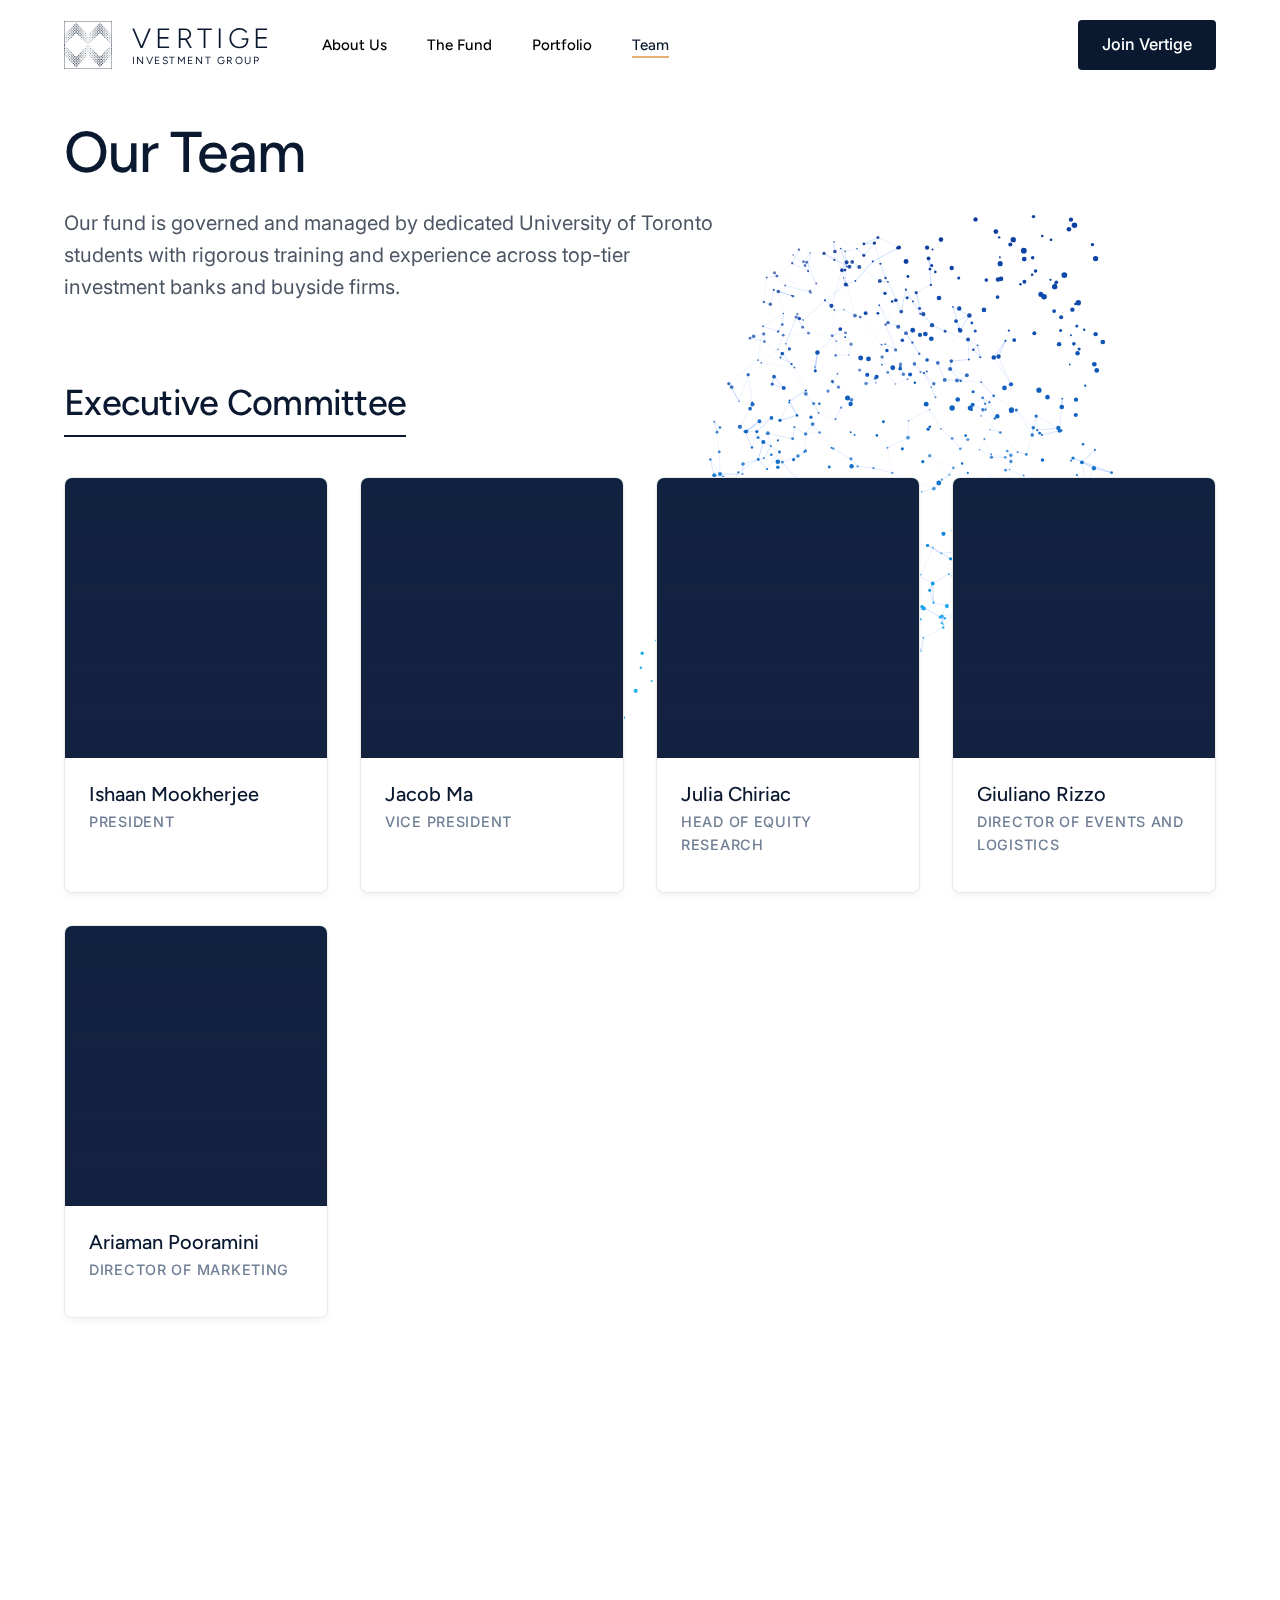
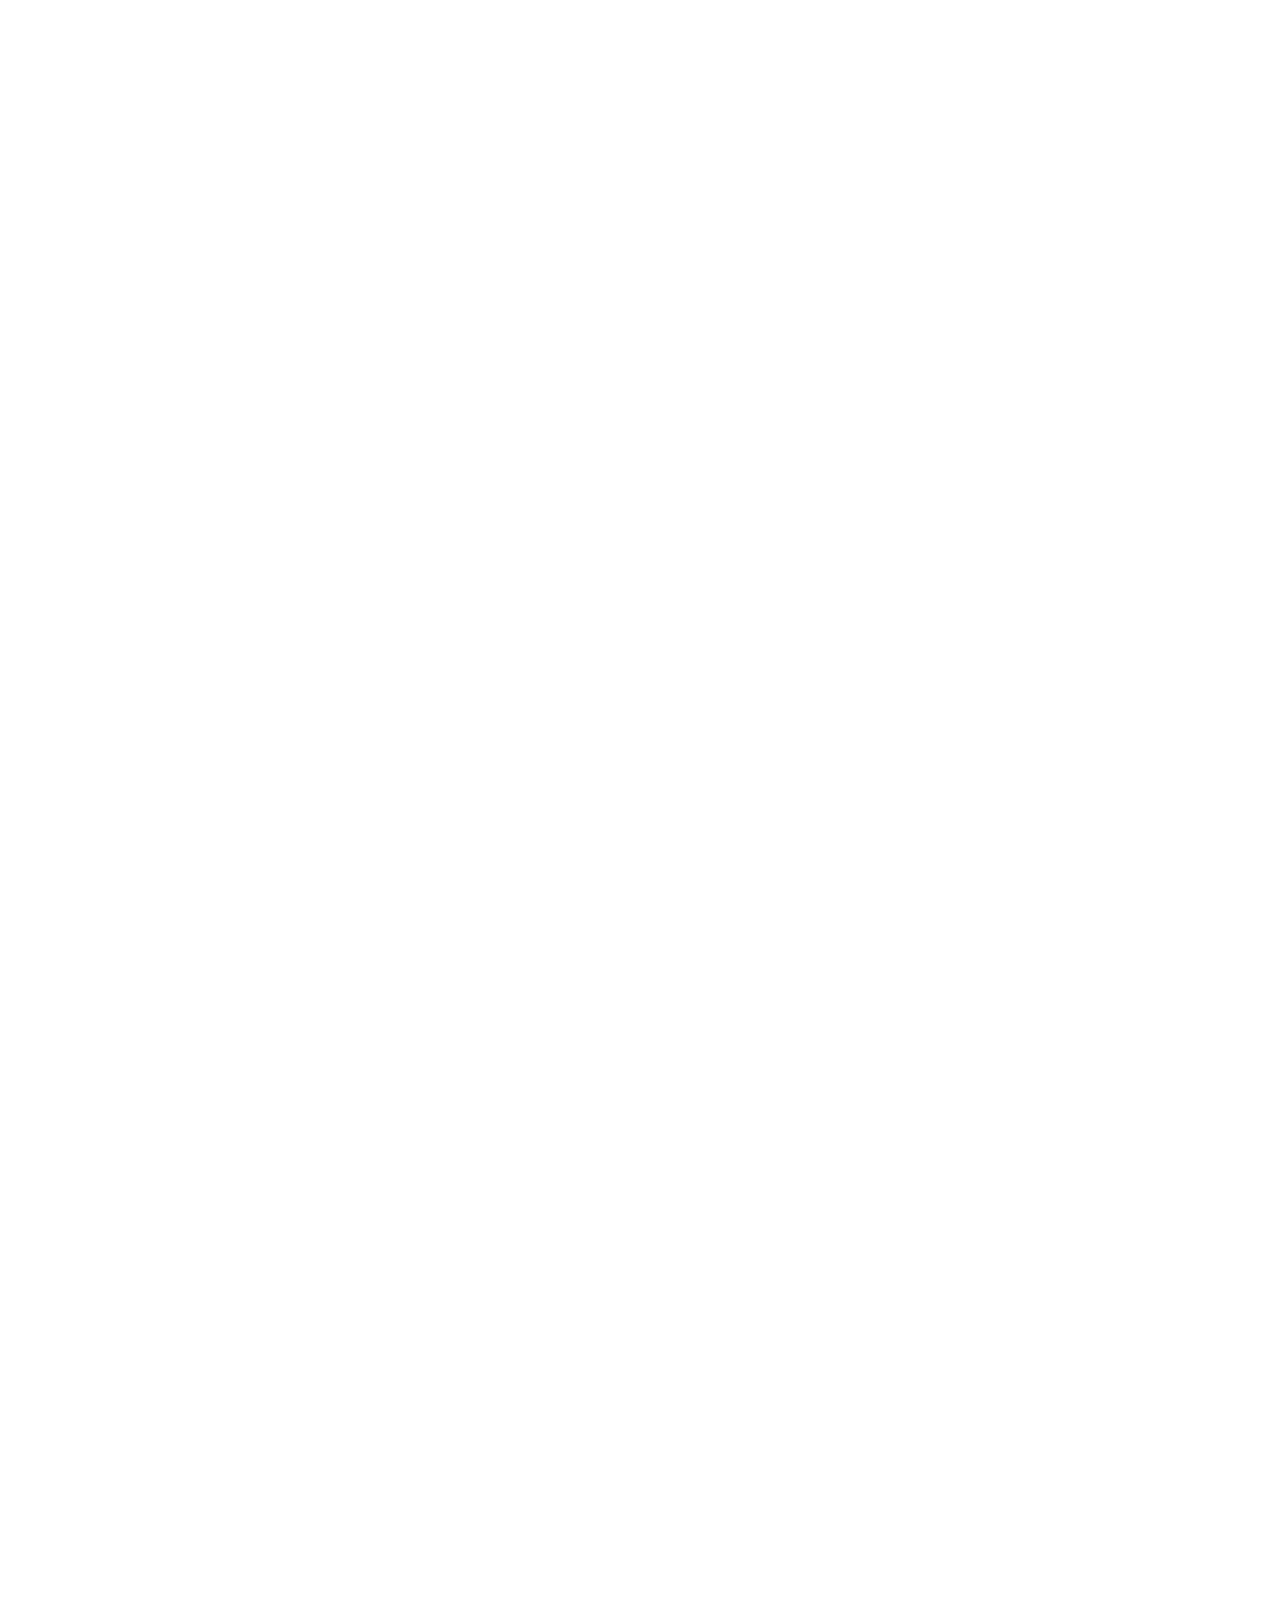
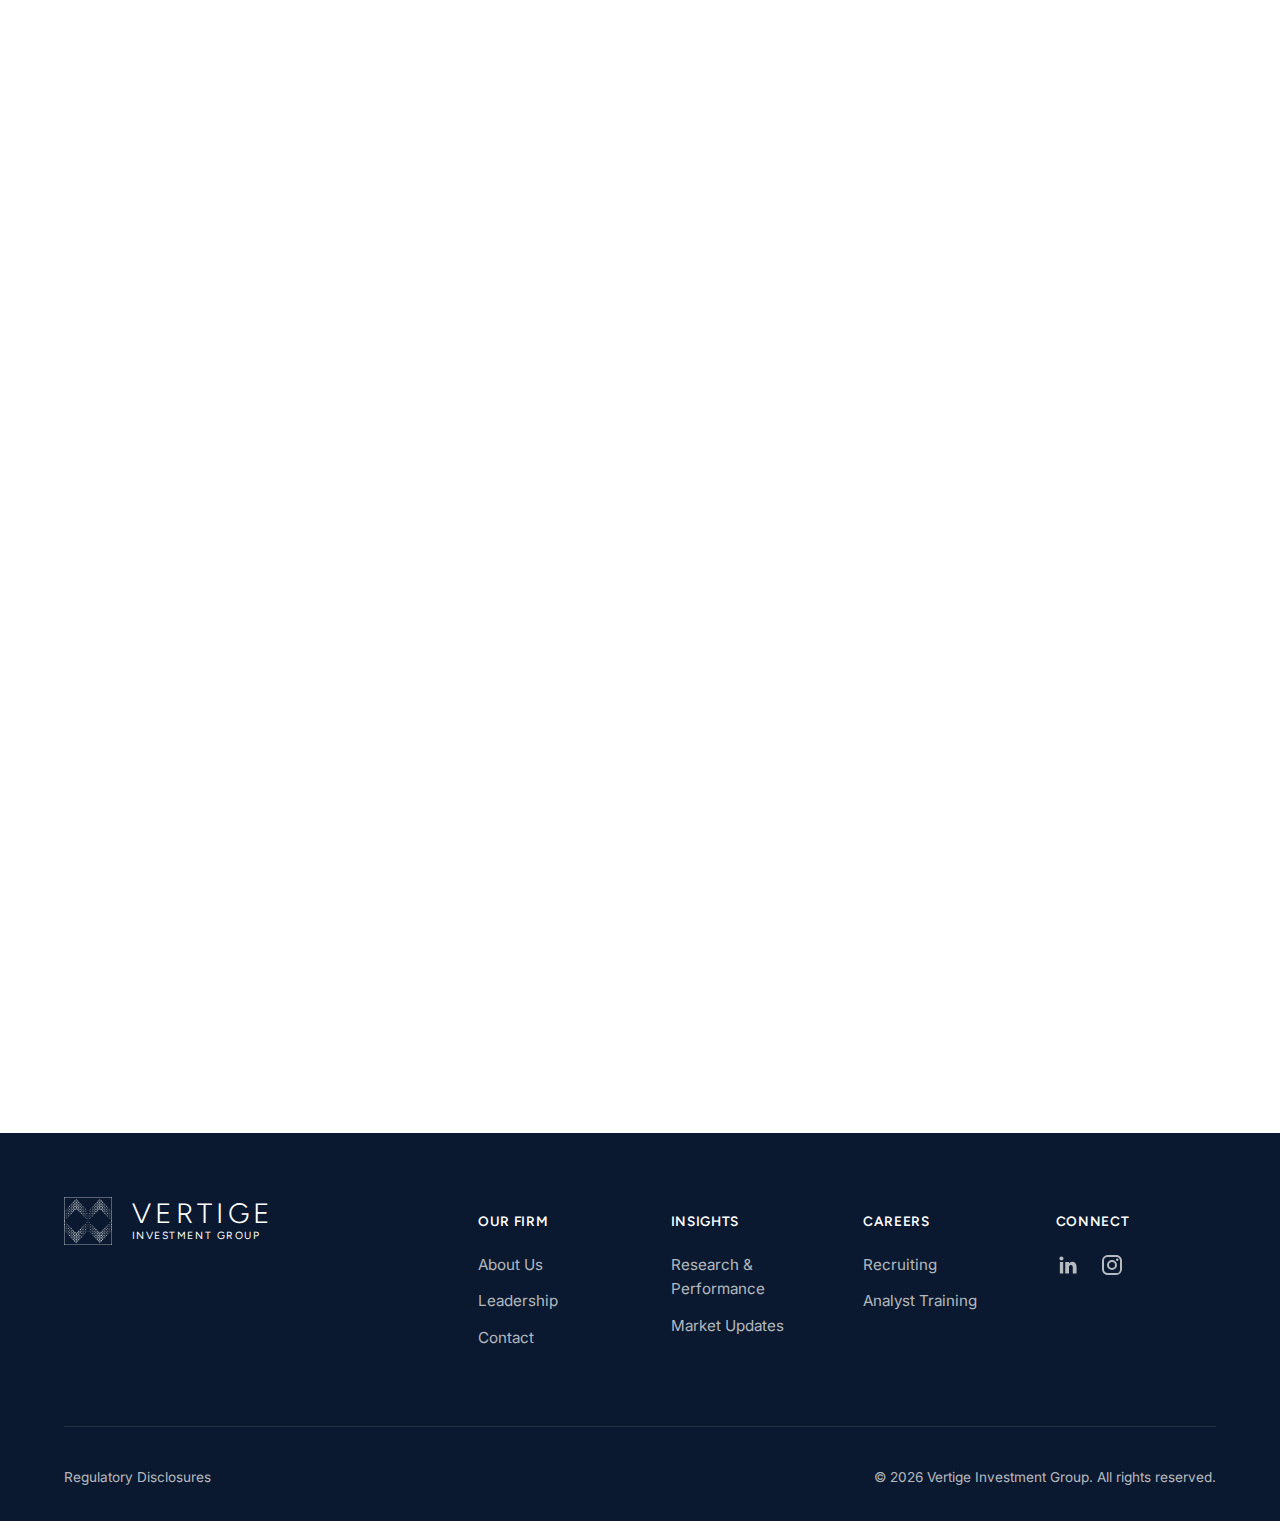
<file: team.html>
<!DOCTYPE html>
<html lang="en">

<head>
    <meta charset="UTF-8">
    <meta name="viewport" content="width=device-width, initial-scale=1.0">
    <title>Our Team | Vertige Investment Group</title>
    <link rel="icon" type="image/png" href="Gemini_Generated_Image_ix8rw5ix8rw5ix8r.png">
    <!-- Google Fonts -->
    <link rel="preconnect" href="https://fonts.googleapis.com">
    <link rel="preconnect" href="https://fonts.gstatic.com" crossorigin>
    <link
        href="https://fonts.googleapis.com/css2?family=Inter:wght@300;400;500;600&family=Figtree:wght@300;400;500;600&display=swap"
        rel="stylesheet">
    <link rel="stylesheet" href="styles.css">
    <style>
        .team-grid {
            display: grid;
            grid-template-columns: repeat(auto-fill, minmax(260px, 1fr));
            gap: 2rem;
            margin-bottom: 4rem;
        }

        .team-card {
            background: var(--bg-card);
            border: 1px solid var(--border-color);
            border-radius: 8px;
            overflow: hidden;
            transition: all var(--transition-base);
            box-shadow: 0 4px 6px -1px rgba(0, 0, 0, 0.05);
            cursor: pointer;
        }

        .team-card:hover {
            transform: translateY(-5px);
            box-shadow: 0 10px 30px -10px rgba(46, 26, 71, 0.15);
            border-color: rgba(46, 26, 71, 0.2);
        }

        .team-avatar {
            width: 100%;
            height: 280px;
            background-size: cover;
            background-position: center;
            position: relative;
            background-color: var(--brand-indigo-light);
            background-image: linear-gradient(to bottom, transparent, rgba(46, 26, 71, 0.1));
            border-bottom: 1px solid var(--border-color);
        }

        .team-info {
            padding: 1.5rem;
        }

        .team-info h3 {
            font-size: 1.25rem;
            margin-bottom: 0.25rem;
            color: var(--brand-indigo);
        }

        .team-role {
            color: #718096;
            font-weight: 500;
            font-size: 0.9rem;
            margin-bottom: 0.75rem;
            text-transform: uppercase;
            letter-spacing: 0.05em;
        }

        .team-exp {
            color: var(--brand-indigo);
            font-size: 0.85rem;
            font-weight: 500;
            padding-top: 0.75rem;
            border-top: 1px solid var(--border-color);
        }

        /* Modal Styles */
        .team-modal {
            display: none;
            position: fixed;
            z-index: 1000;
            left: 0;
            top: 0;
            width: 100%;
            height: 100%;
            overflow: auto;
            background-color: rgba(10, 25, 47, 0.8);
            backdrop-filter: blur(5px);
            opacity: 0;
            transition: opacity 0.3s ease;
        }

        .team-modal.show {
            display: flex;
            align-items: center;
            justify-content: center;
            opacity: 1;
        }

        .team-modal-content {
            background-color: var(--bg-main);
            margin: auto;
            padding: 3rem;
            border: 1px solid var(--border-color);
            border-radius: 12px;
            width: 90%;
            max-width: 700px;
            position: relative;
            transform: translateY(20px);
            transition: transform 0.3s ease;
            box-shadow: 0 25px 50px -12px rgba(0, 0, 0, 0.25);
        }

        .team-modal.show .team-modal-content {
            transform: translateY(0);
        }

        .team-modal-close {
            color: var(--text-muted);
            position: absolute;
            top: 1rem;
            right: 1.5rem;
            font-size: 28px;
            font-weight: bold;
            cursor: pointer;
            transition: color 0.2s;
        }

        .team-modal-close:hover,
        .team-modal-close:focus {
            color: var(--brand-indigo);
            text-decoration: none;
        }

        .team-modal-body {
            display: flex;
            gap: 2rem;
        }

        @media (max-width: 600px) {
            .team-modal-body {
                flex-direction: column;
            }
        }

        .team-modal-avatar {
            width: 200px;
            height: 200px;
            flex-shrink: 0;
            background-color: var(--brand-indigo-light);
            border-radius: 8px;
            background-image: linear-gradient(to bottom, transparent, rgba(46, 26, 71, 0.1));
        }

        .team-modal-info h2 {
            font-family: var(--font-heading);
            color: var(--brand-indigo);
            margin-bottom: 0.5rem;
            font-size: 2rem;
        }

        .team-modal-info .team-role {
            font-size: 1rem;
            margin-bottom: 0.5rem;
        }

        .team-modal-info .team-exp {
            border: none;
            padding-top: 0;
            margin-bottom: 1.5rem;
        }

        .team-bio {
            color: var(--text-color);
            line-height: 1.6;
        }
    </style>
</head>

<body>

    <div id="antigravity-bg">
        <div class="ag-moving-visual"></div>
        <div class="ag-layer layer-2"></div> <!-- Particles -->
    </div>

    <nav id="navbar" class="navbar">
        <div class="nav-container">
            <a href="index.html" class="logo">
                <img src="logo_transparent.png" alt="Vertige Logo" class="logo-img">
                <div class="logo-text-wrapper">
                    <span class="logo-text-primary">Vertige</span>
                    <span class="logo-text-secondary">Investment Group</span>
                </div>
            </a>
            <ul class="nav-links">
                <li><a href="about.html">About Us</a></li>
                <li><a href="fund.html">The Fund</a></li>
                <li><a href="portfolio.html">Portfolio</a></li>
                <li><a href="team.html" class="active">Team</a></li>
            </ul>
            <a href="join.html" class="btn btn-primary nav-cta">Join Vertige</a>
        </div>
    </nav>


    
    <main class="page-wrapper container">
        <div class="page-header fade-up" style="margin-bottom: 5rem;">
            <h1 class="hero-title">Our Team</h1>
            <p class="hero-subtitle">Our fund is governed and managed by dedicated University of Toronto students with
                rigorous training and experience across top-tier investment banks and buyside firms.</p>
        </div>

        <!-- Executive Committee Section -->
        <div class="team-section fade-up" style="margin-bottom: 4rem;">
            <h2 class="hero-title"
                style="font-size: 2.25rem; margin-bottom: 2.5rem; border-bottom: 2px solid var(--brand-indigo); padding-bottom: 0.75rem; display: inline-block;">
                Executive Committee</h2>
            <div class="team-grid">

                <div class="team-card" data-bio="Ishaan Mookherjee is a dedicated President with a strong background in analytical problem solving. They joined the fund to apply their academic knowledge to real-world capital allocation strategies.">
                    <div class="team-avatar"></div>
                    <div class="team-info">
                        <h3>Ishaan Mookherjee</h3>
                        <p class="team-role">President</p>
                    </div>
                </div>
                <div class="team-card" data-bio="Jacob Ma is a dedicated Vice President with a strong background in analytical problem solving. They joined the fund to apply their academic knowledge to real-world capital allocation strategies.">
                    <div class="team-avatar"></div>
                    <div class="team-info">
                        <h3>Jacob Ma</h3>
                        <p class="team-role">Vice President</p>
                    </div>
                </div>
                <div class="team-card" data-bio="Julia Chiriac is a dedicated Head of Equity Research with a strong background in analytical problem solving. They joined the fund to apply their academic knowledge to real-world capital allocation strategies.">
                    <div class="team-avatar"></div>
                    <div class="team-info">
                        <h3>Julia Chiriac</h3>
                        <p class="team-role">Head of Equity Research</p>
                    </div>
                </div>
                <div class="team-card" data-bio="Giuliano Rizzo is a dedicated Director of Events and Logistics with a strong background in analytical problem solving. They joined the fund to apply their academic knowledge to real-world capital allocation strategies.">
                    <div class="team-avatar"></div>
                    <div class="team-info">
                        <h3>Giuliano Rizzo</h3>
                        <p class="team-role">Director of Events and Logistics</p>
                    </div>
                </div>
                <div class="team-card" data-bio="Ariaman Pooramini is a dedicated Director of Marketing with a strong background in analytical problem solving. They joined the fund to apply their academic knowledge to real-world capital allocation strategies.">
                    <div class="team-avatar"></div>
                    <div class="team-info">
                        <h3>Ariaman Pooramini</h3>
                        <p class="team-role">Director of Marketing</p>
                    </div>
                </div>
            </div>
        </div>

        <!-- Managing Directors Section -->
        <div class="team-section fade-up" style="margin-bottom: 4rem;">
            <h2 class="hero-title"
                style="font-size: 2.25rem; margin-bottom: 2.5rem; border-bottom: 2px solid var(--brand-indigo); padding-bottom: 0.75rem; display: inline-block;">
                Managing Directors</h2>
            <div class="team-grid">

                <div class="team-card" data-bio="Aleksi Reczek is a dedicated Managing Director - Healthcare with a strong background in analytical problem solving. They joined the fund to apply their academic knowledge to real-world capital allocation strategies.">
                    <div class="team-avatar"></div>
                    <div class="team-info">
                        <h3>Aleksi Reczek</h3>
                        <p class="team-role">Managing Director - Healthcare</p>
                    </div>
                </div>
                <div class="team-card" data-bio="Felicity Tran is a dedicated Managing Director - TMT with a strong background in analytical problem solving. They joined the fund to apply their academic knowledge to real-world capital allocation strategies.">
                    <div class="team-avatar"></div>
                    <div class="team-info">
                        <h3>Felicity Tran</h3>
                        <p class="team-role">Managing Director - TMT</p>
                    </div>
                </div>
                <div class="team-card" data-bio="Sophia Ouanés is a dedicated Managing Director - Industrials with a strong background in analytical problem solving. They joined the fund to apply their academic knowledge to real-world capital allocation strategies.">
                    <div class="team-avatar"></div>
                    <div class="team-info">
                        <h3>Sophia Ouanés</h3>
                        <p class="team-role">Managing Director - Industrials</p>
                    </div>
                </div>
                <div class="team-card" data-bio="Kabir Rangwani is a dedicated Managing Director - Financial Services with a strong background in analytical problem solving. They joined the fund to apply their academic knowledge to real-world capital allocation strategies.">
                    <div class="team-avatar"></div>
                    <div class="team-info">
                        <h3>Kabir Rangwani</h3>
                        <p class="team-role">Managing Director - Financial Services</p>
                    </div>
                </div>
                <div class="team-card" data-bio="Yusuf Saputra is a dedicated Managing Director - Energy with a strong background in analytical problem solving. They joined the fund to apply their academic knowledge to real-world capital allocation strategies.">
                    <div class="team-avatar"></div>
                    <div class="team-info">
                        <h3>Yusuf Saputra</h3>
                        <p class="team-role">Managing Director - Energy</p>
                    </div>
                </div>
                <div class="team-card" data-bio="Willis Yorick Zambo Zambo is a dedicated Managing Director - Real Estate with a strong background in analytical problem solving. They joined the fund to apply their academic knowledge to real-world capital allocation strategies.">
                    <div class="team-avatar"></div>
                    <div class="team-info">
                        <h3>Willis Yorick Zambo Zambo</h3>
                        <p class="team-role">Managing Director - Real Estate</p>
                    </div>
                </div>
            </div>
        </div>

        <!-- Analysts Section -->
        <div class="team-section fade-up" style="margin-bottom: 6rem;">
            <h2 class="hero-title"
                style="font-size: 2.25rem; margin-bottom: 2.5rem; border-bottom: 2px solid var(--brand-indigo); padding-bottom: 0.75rem; display: inline-block;">
                Analysts</h2>
            <div class="team-grid">

                <div class="team-card" data-bio="Keane Mohammad Aushaff is a dedicated Energy Analyst with a strong background in analytical problem solving. They joined the fund to apply their academic knowledge to real-world capital allocation strategies.">
                    <div class="team-avatar"></div>
                    <div class="team-info">
                        <h3>Keane Mohammad Aushaff</h3>
                        <p class="team-role">Energy Analyst</p>
                    </div>
                </div>
                <div class="team-card" data-bio="Rain Jing is a dedicated Energy Analyst with a strong background in analytical problem solving. They joined the fund to apply their academic knowledge to real-world capital allocation strategies.">
                    <div class="team-avatar"></div>
                    <div class="team-info">
                        <h3>Rain Jing</h3>
                        <p class="team-role">Energy Analyst</p>
                    </div>
                </div>
                <div class="team-card" data-bio="Lauren Boyle is a dedicated TMT Analyst with a strong background in analytical problem solving. They joined the fund to apply their academic knowledge to real-world capital allocation strategies.">
                    <div class="team-avatar"></div>
                    <div class="team-info">
                        <h3>Lauren Boyle</h3>
                        <p class="team-role">TMT Analyst</p>
                    </div>
                </div>
                <div class="team-card" data-bio="William Keene is a dedicated TMT Analyst with a strong background in analytical problem solving. They joined the fund to apply their academic knowledge to real-world capital allocation strategies.">
                    <div class="team-avatar"></div>
                    <div class="team-info">
                        <h3>William Keene</h3>
                        <p class="team-role">TMT Analyst</p>
                    </div>
                </div>
                <div class="team-card" data-bio="Nawaal Khalif is a dedicated TMT Analyst with a strong background in analytical problem solving. They joined the fund to apply their academic knowledge to real-world capital allocation strategies.">
                    <div class="team-avatar"></div>
                    <div class="team-info">
                        <h3>Nawaal Khalif</h3>
                        <p class="team-role">TMT Analyst</p>
                    </div>
                </div>
                <div class="team-card" data-bio="Forrest Yang is a dedicated Real Estate Analyst with a strong background in analytical problem solving. They joined the fund to apply their academic knowledge to real-world capital allocation strategies.">
                    <div class="team-avatar"></div>
                    <div class="team-info">
                        <h3>Forrest Yang</h3>
                        <p class="team-role">Real Estate Analyst</p>
                    </div>
                </div>
                <div class="team-card" data-bio="Arthur Wan is a dedicated Real Estate Analyst with a strong background in analytical problem solving. They joined the fund to apply their academic knowledge to real-world capital allocation strategies.">
                    <div class="team-avatar"></div>
                    <div class="team-info">
                        <h3>Arthur Wan</h3>
                        <p class="team-role">Real Estate Analyst</p>
                    </div>
                </div>
                <div class="team-card" data-bio="Gabriel Magalhães is a dedicated Real Estate Analyst with a strong background in analytical problem solving. They joined the fund to apply their academic knowledge to real-world capital allocation strategies.">
                    <div class="team-avatar"></div>
                    <div class="team-info">
                        <h3>Gabriel Magalhães</h3>
                        <p class="team-role">Real Estate Analyst</p>
                    </div>
                </div>
                <div class="team-card" data-bio="Milan Khameneh is a dedicated Financial Services Analyst with a strong background in analytical problem solving. They joined the fund to apply their academic knowledge to real-world capital allocation strategies.">
                    <div class="team-avatar"></div>
                    <div class="team-info">
                        <h3>Milan Khameneh</h3>
                        <p class="team-role">Financial Services Analyst</p>
                    </div>
                </div>
                <div class="team-card" data-bio="Khang Nguyen is a dedicated Financial Services Analyst with a strong background in analytical problem solving. They joined the fund to apply their academic knowledge to real-world capital allocation strategies.">
                    <div class="team-avatar"></div>
                    <div class="team-info">
                        <h3>Khang Nguyen</h3>
                        <p class="team-role">Financial Services Analyst</p>
                    </div>
                </div>
                <div class="team-card" data-bio="Misha Shneyerson is a dedicated Financial Services Analyst with a strong background in analytical problem solving. They joined the fund to apply their academic knowledge to real-world capital allocation strategies.">
                    <div class="team-avatar"></div>
                    <div class="team-info">
                        <h3>Misha Shneyerson</h3>
                        <p class="team-role">Financial Services Analyst</p>
                    </div>
                </div>
                <div class="team-card" data-bio="Alex Jassal is a dedicated Healthcare Analyst with a strong background in analytical problem solving. They joined the fund to apply their academic knowledge to real-world capital allocation strategies.">
                    <div class="team-avatar"></div>
                    <div class="team-info">
                        <h3>Alex Jassal</h3>
                        <p class="team-role">Healthcare Analyst</p>
                    </div>
                </div>
                <div class="team-card" data-bio="Henry Gallagher is a dedicated Healthcare Analyst with a strong background in analytical problem solving. They joined the fund to apply their academic knowledge to real-world capital allocation strategies.">
                    <div class="team-avatar"></div>
                    <div class="team-info">
                        <h3>Henry Gallagher</h3>
                        <p class="team-role">Healthcare Analyst</p>
                    </div>
                </div>
                <div class="team-card" data-bio="Nigel Fang is a dedicated Industrials Analyst with a strong background in analytical problem solving. They joined the fund to apply their academic knowledge to real-world capital allocation strategies.">
                    <div class="team-avatar"></div>
                    <div class="team-info">
                        <h3>Nigel Fang</h3>
                        <p class="team-role">Industrials Analyst</p>
                    </div>
                </div>
                <div class="team-card" data-bio="Joshua Kim is a dedicated Industrials Analyst with a strong background in analytical problem solving. They joined the fund to apply their academic knowledge to real-world capital allocation strategies.">
                    <div class="team-avatar"></div>
                    <div class="team-info">
                        <h3>Joshua Kim</h3>
                        <p class="team-role">Industrials Analyst</p>
                    </div>
                </div>
            </div>
        </div>
    </main>

    <!-- Modal -->
    <div id="teamModal" class="team-modal">
        <div class="team-modal-content">
            <span class="team-modal-close">&times;</span>
            <div class="team-modal-body">
                <div class="team-modal-avatar"></div>
                <div class="team-modal-info">
                    <h2 id="modalName">Name</h2>
                    <p id="modalRole" class="team-role">Role</p>
                    <p id="modalBio" class="team-bio">Biography goes here...</p>
                </div>
            </div>
        </div>
    </div>



    <!-- Footer -->
    <footer class="footer">
        <div class="footer-content">
            <div class="footer-logo-col">
                <a href="index.html" class="footer-logo">
                    <img src="logo_white_transparent.png" alt="Vertige Logo">
                    <div class="logo-text-wrapper">
                        <span class="logo-text-primary">Vertige</span>
                        <span class="logo-text-secondary">Investment Group</span>
                    </div>
                </a>
            </div>
            <div class="footer-links-wrapper">
                <div class="footer-col">
                    <h4>Our Firm</h4>
                    <a href="about.html">About Us</a>
                    <a href="team.html">Leadership</a>
                    <a href="#">Contact</a>
                </div>
                <div class="footer-col">
                    <h4>Insights</h4>
                    <a href="portfolio.html">Research & Performance</a>
                    <a href="#">Market Updates</a>
                </div>
                <div class="footer-col">
                    <h4>Careers</h4>
                    <a href="join.html">Recruiting</a>
                    <a href="#">Analyst Training</a>
                </div>
                <div class="footer-col">
                    <h4>Connect</h4>
                    <div class="footer-socials">
                        <a href="https://ca.linkedin.com/company/vertige-investment-group" target="_blank"
                            rel="noopener noreferrer">
                            <svg xmlns="http://www.w3.org/2000/svg" fill="none" viewBox="0 0 24 24"
                                style="width: 24px; height: 24px;">
                                <path fill="currentColor" fill-rule="evenodd"
                                    d="M3.86 8.926h3.341V20.57h-3.34zm1.586-1.457H5.42c-1.21 0-1.993-.89-1.993-2.017 0-1.15.807-2.023 2.04-2.023s1.991.87 2.016 2.02c0 1.127-.783 2.02-2.038 2.02M20.57 20.571h-3.79v-6.027c0-1.577-.592-2.653-1.895-2.653-.997 0-1.551.726-1.81 1.427-.096.25-.081.6-.081.952v6.301H9.241s.049-10.675 0-11.645h3.754v1.827c.222-.799 1.421-1.94 3.335-1.94 2.375 0 4.24 1.677 4.24 5.282z"
                                    clip-rule="evenodd"></path>
                            </svg>
                        </a>
                        <a href="https://www.instagram.com/vertigeca" target="_blank" rel="noopener noreferrer">
                            <svg xmlns="http://www.w3.org/2000/svg" fill="none" viewBox="0 0 24 24"
                                style="width: 24px; height: 24px;">
                                <path fill="currentColor"
                                    d="M7.8 2h8.4C19.4 2 22 4.6 22 7.8v8.4a5.8 5.8 0 0 1-5.8 5.8H7.8C4.6 22 2 19.4 2 16.2V7.8A5.8 5.8 0 0 1 7.8 2m-.2 2A3.6 3.6 0 0 0 4 7.6v8.8C4 18.39 5.61 20 7.6 20h8.8a3.6 3.6 0 0 0 3.6-3.6V7.6C20 5.61 18.39 4 16.4 4zm9.65 1.5a1.25 1.25 0 1 1 0 2.5 1.25 1.25 0 0 1 0-2.5M12 7a5 5 0 1 1 0 10 5 5 0 0 1 0-10m0 2a3 3 0 1 0 0 6 3 3 0 0 0 0-6">
                                </path>
                            </svg>
                        </a>
                    </div>
                </div>
            </div>
        </div>
        <div class="footer-bottom">
            <div class="footer-legal-links">
                <a href="disclosures.html">Regulatory Disclosures</a>
            </div>
            <div class="footer-copy">
                &copy; 2026 Vertige Investment Group. All rights reserved.
            </div>
        </div>
    </footer>

    <script src="script.js"></script>
</body>

</html>
</file>
<file: styles.css>
/* ==========================================================================
   Design System & Variables - Vertige Investment Group
   ========================================================================== */
:root {
    /* Colors - Clean White Aesthetic */
    --bg-main: #ffffff;
    /* Clean white background */
    --bg-card: #ffffff;
    --bg-card-hover: #fafafa;

    --text-main: #1f2937;
    /* Very dark gray */
    --text-muted: #4b5563;
    /* Medium-dark gray */

    /* Primary Colors */
    --brand-indigo: #0a192f;
    /* Darker, more prominent blue */
    --brand-gold: #e5b072;
    --brand-indigo-light: #112240;

    /* Background & Surface */
    --bg-main: #ffffff;
    --bg-card: #ffffff;
    --bg-nav: rgba(255, 255, 255, 0.95);

    /* Text Colors */
    --text-main: #1f2937;
    /* Very dark gray */
    --text-muted: #4b5563;
    /* Medium-dark gray */

    /* Brand Colors (Derived from the attached logo) */
    --brand-blue: #637be6;
    /* Blue nodes from top of logo */

    --accent-primary: var(--brand-blue);
    --accent-secondary: var(--brand-gold);

    --gradient-text: linear-gradient(to bottom, var(--brand-blue), var(--brand-gold));

    --border-color: rgba(0, 0, 0, 0.08);
    /* Subtle border */
    --glass-bg: rgba(255, 255, 255, 0.95);
    /* Frosty light topnav */
    --glass-border: transparent;
    /* Removed faint line separating navbar */

    /* Typography */
    --font-heading: 'Google Sans Flex', 'Google Sans', 'Google Sans Display', 'Product Sans', 'Figtree', -apple-system, sans-serif;
    --font-sans: 'Inter', -apple-system, BlinkMacSystemFont, sans-serif;

    /* Spacing & Layout - Full Width */
    --container-width: 100%;
    /* Spans full page */
    --section-padding: 6rem 5%;
    /* Percentage-based padding for full-width breathing room */

    /* Animation */
    --transition-fast: 0.2s ease;
    --transition-base: 0.3s ease;
    --transition-slow: 0.5s cubic-bezier(0.4, 0, 0.2, 1);
}

/* ==========================================================================
   Reset & Base Styles
   ========================================================================== */
* {
    margin: 0;
    padding: 0;
    box-sizing: border-box;
}

html {
    scroll-behavior: smooth;
    font-size: 16px;
}

body {
    font-family: var(--font-sans);
    background-color: var(--bg-main);
    color: var(--text-main);
    line-height: 1.6;
    overflow-x: hidden;
    -webkit-font-smoothing: antialiased;
    position: relative;
}

/* ==========================================================================
   Antigravity Background Engine
   ========================================================================== */
#antigravity-bg {
    position: fixed;
    top: 0;
    left: 0;
    width: 100vw;
    height: 100vh;
    z-index: -1;
    overflow: hidden;
    pointer-events: none;
    background-color: var(--bg-main);
    box-shadow: none !important;
    /* Force off any inherited or implicit edge shadow */
}

/* ==========================================================================
   Typography & Links
   ========================================================================== */
a {
    color: var(--accent-primary);
    text-decoration: none;
    transition: color var(--transition-base);
}

ul {
    list-style: none;
}

img {
    max-width: 100%;
    display: block;
}

h1,
h2,
h3,
h4,
h5,
h6 {
    font-family: var(--font-heading);
    font-weight: 500;
    line-height: 1.2;
    margin-bottom: 1rem;
    color: var(--brand-indigo);
}

.container {
    max-width: var(--container-width);
    margin: 0 auto;
    width: 100%;
    padding-left: 5%;
    padding-right: 5%;
}

/* Utilities */
.text-gradient {
    background: var(--gradient-text);
    -webkit-background-clip: text;
    background-clip: text;
    -webkit-text-fill-color: transparent;
}

.btn {
    display: inline-flex;
    align-items: center;
    justify-content: center;
    padding: 0.75rem 1.5rem;
    border-radius: 4px;
    /* Professional square-ish edges */
    font-weight: 500;
    font-family: var(--font-sans);
    cursor: pointer;
    transition: all var(--transition-base);
    border: none;
}

.btn-primary {
    background: var(--brand-indigo);
    color: white;
}

.btn-primary:hover {
    background: #000;
    transform: translateY(-2px);
    box-shadow: 0 10px 20px -5px rgba(0, 0, 0, 0.2);
}

.btn-outline {
    background: transparent;
    color: var(--brand-indigo);
    border: 1px solid var(--border-color);
}

.btn-outline:hover {
    border-color: var(--brand-indigo);
    transform: translateY(-2px);
}

.btn-lg {
    padding: 1rem 2rem;
    font-size: 1.125rem;
}

/* ==========================================================================
   Navigation
   ========================================================================== */
.navbar {
    position: fixed;
    top: 0;
    left: 0;
    width: 100%;
    z-index: 1000;
    /* padding: 1.25rem 5%; REMOVED THIS to let the container inner handle horizontal padding so it precisely matches hero-content */
    padding-top: 1.25rem;
    padding-bottom: 1.25rem;
    transition: transform 0.4s cubic-bezier(0.4, 0, 0.2, 1), background-color 0.3s ease;
    background: transparent;
}

.navbar.scrolled {
    background: var(--glass-bg);
    backdrop-filter: blur(12px);
    -webkit-backdrop-filter: blur(12px);
    border-bottom: 1px solid var(--glass-border);
}

/* Class to hide navbar */
.navbar.nav-hidden {
    transform: translateY(-100%);
}

.nav-container {
    display: flex;
    justify-content: flex-start;
    align-items: center;
    width: 100%;
    max-width: var(--container-width);
    margin: 0 auto;
    gap: 3rem;
    padding-left: 5%;
    padding-right: 5%;
}

.logo {
    display: flex;
    align-items: center;
    gap: 1.25rem;
    font-family: var(--font-heading);
    color: var(--brand-indigo);
    flex-shrink: 0;
}

.logo-img {
    height: 48px;
    width: auto;
    object-fit: contain;
}

.logo-text-wrapper {
    display: flex;
    flex-direction: column;
    justify-content: center;
}

.logo-text-primary {
    color: var(--brand-indigo);
    font-size: 1.75rem;
    font-weight: 300;
    letter-spacing: 0.15em;
    line-height: 1;
    text-transform: uppercase;
}

.logo-text-secondary {
    color: var(--brand-indigo);
    font-size: 0.65rem;
    font-weight: 400;
    letter-spacing: 0.15em;
    line-height: 1;
    text-transform: uppercase;
    margin-top: 0.25rem;
}

.nav-links {
    display: flex;
    gap: 2.5rem;
    margin-right: auto;
    /* Push any right-side elements (like CTA) away */
}

.nav-links a {
    font-family: var(--font-heading);
    font-size: 0.95rem;
    font-weight: 500;
    color: #000000;
    /* Font is now explicitly black */
    position: relative;
}

.nav-links a.active,
.nav-links a:hover {
    color: var(--brand-indigo);
}

.nav-links a::after {
    content: '';
    position: absolute;
    bottom: -4px;
    left: 0;
    width: 0;
    height: 2px;
    background: var(--brand-gold);
    transition: width var(--transition-base);
}

.nav-links a.active::after,
.nav-links a:hover::after {
    width: 100%;
}

/* ==========================================================================
   Hero Section
   ========================================================================== */
.hero {
    min-height: 90vh;
    display: flex;
    flex-direction: column;
    justify-content: center;
    position: relative;
    padding-top: 140px;
    z-index: 10;
}

.hero-content {
    max-width: 800px;
    display: flex;
    flex-direction: column;
    align-items: flex-start;
    text-align: left !important;
    margin: 0;
    /* Remove auto margins to flush left */
}

/* Ensure child elements don't auto-center */
.hero-content>* {
    margin-left: 0 !important;
    margin-right: auto !important;
}

.hero-badge {
    display: inline-block;
    padding: 0.5rem 1rem;
    border-radius: 4px;
    background: rgba(46, 26, 71, 0.05);
    border: 1px solid var(--border-color);
    font-size: 0.875rem;
    font-weight: 500;
    color: var(--brand-indigo);
    margin-bottom: 2rem;
}

.hero-title {
    font-size: clamp(2.5rem, 4.5vw, 4rem);
    letter-spacing: -0.02em;
    margin-bottom: 1.5rem;
    line-height: 1.1;
}

.hero-subtitle {
    font-size: 1.25rem;
    color: var(--text-muted);
    max-width: 650px;
    margin-bottom: 3rem;
}

.hero-actions {
    display: flex;
    gap: 1rem;
}

/* ==========================================================================
   Base Shared Grid Elements
   ========================================================================== */
.content-grid {
    display: grid;
    grid-template-columns: repeat(auto-fit, minmax(320px, 1fr));
    gap: 2rem;
    margin-top: 3rem;
}

.content-card {
    background: var(--bg-card);
    border: 1px solid var(--border-color);
    border-radius: 8px;
    /* Professional sharp corners */
    padding: 3rem 2.5rem;
    transition: all var(--transition-base);
    box-shadow: 0 4px 6px -1px rgba(0, 0, 0, 0.05);
}

.content-card:hover {
    transform: translateY(-5px);
    box-shadow: 0 10px 30px -10px rgba(46, 26, 71, 0.15);
    border-color: rgba(46, 26, 71, 0.2);
}

.card-icon-svg {
    width: 32px;
    height: 32px;
    fill: none;
    stroke: var(--brand-gold);
    stroke-width: 2;
    stroke-linecap: round;
    stroke-linejoin: round;
    margin-bottom: 1.5rem;
}

/* ==========================================================================
   Page Wrappers 
   ========================================================================== */
.page-wrapper {
    padding-top: 120px;
    min-height: 60vh;
    padding-bottom: var(--section-padding);
}

.page-header {
    margin-bottom: 4rem;
}

/* Animations */
.fade-up {
    opacity: 0;
    transform: translateY(20px);
    transition: opacity 0.8s ease-out, transform 0.8s ease-out;
}

.fade-up.visible {
    opacity: 1;
    transform: translateY(0);
}

/* ==========================================================================
   Institutional / Editorial Layouts (Bank Aesthetic)
   ========================================================================== */
.institutional-grid {
    display: grid;
    grid-template-columns: repeat(3, 1fr);
    border-top: 2px solid var(--brand-indigo);
    border-bottom: 2px solid var(--brand-indigo);
    margin-top: 2rem;
    margin-bottom: 6rem;
}

.institutional-card {
    padding: 3.5rem 2.5rem;
    border-right: 1px solid rgba(10, 25, 47, 0.15);
    /* very faint indigo border */
    display: flex;
    flex-direction: column;
}

.institutional-card:last-child {
    border-right: none;
}

.institutional-card h3 {
    font-family: var(--font-heading);
    font-size: 1.75rem;
    margin-bottom: 1.5rem;
    font-weight: 400;
    color: var(--brand-indigo);
}

.institutional-card p {
    color: var(--text-muted);
    font-size: 1.05rem;
    line-height: 1.8;
}

.editorial-section {
    padding-top: 2rem;
    padding-bottom: 4rem;
}

.editorial-row {
    display: flex;
    border-top: 1px solid rgba(10, 25, 47, 0.15);
    padding: 4rem 0;
    align-items: flex-start;
    gap: 4rem;
}

.editorial-row:last-child {
    border-bottom: 1px solid rgba(10, 25, 47, 0.15);
}

.editorial-col-title {
    flex: 0 0 35%;
}

.editorial-col-title h3 {
    font-family: var(--font-heading);
    font-size: 2.25rem;
    font-weight: 300;
    color: var(--brand-indigo);
    margin: 0;
    line-height: 1.2;
}

.editorial-col-title .editorial-num {
    display: block;
    margin-bottom: 0.5rem;
    font-size: 0.85rem;
    font-weight: 600;
    color: var(--brand-gold);
    letter-spacing: 0.1em;
    text-transform: uppercase;
}

.editorial-col-content {
    flex: 1;
}

.editorial-col-content p {
    font-size: 1.15rem;
    color: var(--text-muted);
    line-height: 1.8;
    margin: 0;
    font-weight: 400;
}

.editorial-row-reverse {
    flex-direction: row-reverse;
}

.editorial-col-content {
    position: relative;
    z-index: 1;
}

.editorial-watermark {
    position: absolute;
    top: -4rem;
    left: -2rem;
    font-size: 14rem;
    font-weight: 700;
    font-family: var(--font-heading);
    color: rgba(10, 25, 47, 0.03);
    /* barely visible massive numbers behind text */
    z-index: -1;
    line-height: 1;
    pointer-events: none;
    user-select: none;
}

.strategy-tags {
    display: flex;
    flex-wrap: wrap;
    gap: 0.75rem;
    margin-top: 2.5rem;
}

.strategy-tags span {
    font-size: 0.85rem;
    font-weight: 500;
    color: var(--brand-indigo);
    background: rgba(10, 25, 47, 0.05);
    padding: 0.5rem 1rem;
    border-radius: 4px;
    letter-spacing: 0.05em;
    text-transform: uppercase;
}

/* ==========================================================================
   Impact / Metrics Section (Eye-Popping)
   ========================================================================== */
.impact-section {
    background: linear-gradient(135deg, var(--brand-indigo) 0%, var(--brand-indigo-light) 100%);
    padding: 8rem 0;
    margin-top: 2rem;
    color: white;
    position: relative;
    overflow: hidden;
}

.impact-header {
    text-align: center;
    margin-bottom: 5rem;
}

.impact-header h2 {
    font-family: var(--font-heading);
    font-size: 3rem;
    margin-bottom: 1rem;
    font-weight: 300;
}

.impact-header p {
    color: rgba(255, 255, 255, 0.7);
    font-size: 1.2rem;
    max-width: 600px;
    margin: 0 auto;
}

.impact-grid {
    display: grid;
    grid-template-columns: repeat(3, 1fr);
    gap: 4rem;
    text-align: center;
}

.impact-stat {
    position: relative;
    padding: 2rem;
}

.impact-value {
    font-family: var(--font-heading);
    font-size: 5rem;
    font-weight: 300;
    line-height: 1;
    margin-bottom: 1rem;
    display: flex;
    justify-content: center;
    align-items: flex-start;
}

.impact-value .stat-accent {
    font-size: 3rem;
    color: var(--brand-gold);
    margin-top: 0.5rem;
    margin-left: 0.25rem;
}

.impact-label {
    font-size: 1.1rem;
    color: rgba(255, 255, 255, 0.8);
    font-weight: 400;
    text-transform: uppercase;
    letter-spacing: 0.1em;
}

.impact-bar {
    position: absolute;
    bottom: 0;
    left: 50%;
    transform: translateX(-50%);
    width: 0;
    height: 3px;
    background: var(--brand-gold);
    transition: width 1s cubic-bezier(0.16, 1, 0.3, 1);
}

.impact-stat.visible .impact-bar {
    width: 60px;
}

/* ==========================================================================
   Fund Page Specific
   ========================================================================== */
.fund-header-container {
    padding-bottom: 0;
    margin-bottom: 2rem;
}

.division-card-grid {
    display: grid;
    grid-template-columns: repeat(2, 1fr);
    gap: 3rem;
    margin-top: 4rem;
    margin-bottom: 6rem;
}

.division-card {
    background: var(--bg-card);
    border: 1px solid var(--border-color);
    padding: 3.5rem;
    position: relative;
}

.division-card::before {
    content: '';
    position: absolute;
    top: 0;
    left: 0;
    width: 100%;
    height: 4px;
    background: var(--brand-indigo);
}

.division-card-quant::before {
    background: var(--brand-gold);
}

.division-header {
    display: flex;
    justify-content: space-between;
    align-items: center;
    margin-bottom: 2rem;
    border-bottom: 1px solid var(--border-color);
    padding-bottom: 1rem;
}

.division-header h3 {
    font-family: var(--font-heading);
    font-size: 2rem;
    font-weight: 300;
    color: var(--brand-indigo);
    margin: 0;
}

.division-header .div-label {
    font-weight: 600;
    font-size: 0.85rem;
    color: var(--text-muted);
    letter-spacing: 0.1em;
    text-transform: uppercase;
}

.division-card p {
    font-size: 1.1rem;
    color: var(--text-muted);
    line-height: 1.8;
}

.division-tags {
    margin-top: 2rem;
    display: flex;
    flex-wrap: wrap;
    gap: 0.8rem;
}

.division-tags span {
    font-size: 0.8rem;
    font-weight: 600;
    padding: 0.4rem 0.8rem;
    background: rgba(10, 25, 47, 0.05);
    color: var(--brand-indigo);
    border-radius: 4px;
    text-transform: uppercase;
    letter-spacing: 0.05em;
}

/* ==========================================================================
   Fund Page - Performance & Process
   ========================================================================== */
.chart-wrapper {
    background: transparent;
    border: none;
    padding: 0;
    box-shadow: none;
    margin: 3rem 0;
}

.chart-container {
    position: relative;
    height: 50vh;
    width: 100%;
}

.chart-legend-custom {
    display: flex;
    justify-content: center;
    gap: 2rem;
    margin-top: 2rem;
}

.legend-item {
    display: flex;
    align-items: center;
    gap: 0.5rem;
    font-size: 1rem;
    font-weight: 500;
    color: var(--text-color);
}

.legend-color {
    width: 12px;
    height: 12px;
    border-radius: 50%;
    display: inline-block;
}

.legend-color.fundamental-color {
    background: var(--brand-indigo);
}

.legend-color.quant-color {
    background: #3b82f6;
}

/* A crisp secondary blue */
.legend-color.sp500-color {
    background: var(--brand-gold);
}

.timeline-container {
    position: relative;
    max-width: 900px;
    margin: 0 0 6rem 0;
}

.timeline-container::before {
    content: '';
    position: absolute;
    top: 0;
    bottom: 0;
    left: 23px;
    /* centered on 48px marker, 24-1=23 */
    width: 2px;
    background-color: var(--brand-indigo);
    opacity: 0.15;
}

.timeline-step {
    position: relative;
    margin-bottom: 4rem;
    padding-left: 80px;
}

.timeline-step:last-child {
    margin-bottom: 0;
}

.timeline-marker {
    position: absolute;
    left: 0;
    top: 0;
    width: 48px;
    height: 48px;
    border-radius: 50%;
    background-color: var(--brand-indigo);
    color: white;
    display: flex;
    align-items: center;
    justify-content: center;
    font-family: var(--font-heading);
    font-size: 1.25rem;
    font-weight: 600;
    z-index: 2;
    box-shadow: 0 0 0 8px var(--bg-main);
}

.timeline-content h3 {
    font-family: var(--font-heading);
    font-size: 1.75rem;
    color: var(--brand-indigo);
    margin-bottom: 1rem;
    margin-top: 0.35rem;
    /* align with marker vertically */
}

.timeline-content p {
    color: var(--text-muted);
    font-size: 1.1rem;
    line-height: 1.8;
}

/* ==========================================================================
   Responsive
   ========================================================================== */
@media (max-width: 768px) {

    .nav-links,
    .nav-cta {
        display: none;
        /* In production, add a hamburger menu */
    }

    .hero-actions {
        flex-direction: column;
    }

    .footer-content {
        flex-direction: column;
    }

    .institutional-grid {
        grid-template-columns: 1fr;
        border-bottom: none;
        margin-bottom: 3rem;
    }

    .institutional-card {
        border-right: none;
        border-bottom: 1px solid rgba(10, 25, 47, 0.15);
        padding: 2.5rem 0;
    }

    .institutional-card:last-child {
        border-bottom: 2px solid var(--brand-indigo);
    }

    .editorial-row {
        flex-direction: column;
        gap: 1.5rem;
        padding: 3rem 0;
    }

    .editorial-col-title {
        flex: none;
        width: 100%;
    }
}

/* ==========================================================================
   Footer
   ========================================================================== */
.footer {
    background-color: var(--brand-indigo);
    border-top: none;
    padding: 5rem 5% 2rem;
    margin-top: 6rem;
}

.footer-content {
    display: flex;
    justify-content: space-between;
    align-items: flex-start;
    flex-wrap: wrap;
    gap: 4rem;
    margin-bottom: 4rem;
    max-width: var(--container-width);
    margin: 0 auto 4rem auto;
}

.footer-logo-col {
    flex: 0 0 350px;
}

.footer-logo-col p {
    color: rgba(255, 255, 255, 0.7);
    margin-bottom: 0.2rem;
    font-size: 0.95rem;
}

.footer-logo-col p a {
    color: rgba(255, 255, 255, 0.7);
    text-decoration: none;
    transition: color var(--transition-base);
}

.footer-logo-col p a:hover {
    color: var(--brand-gold);
}

.footer-logo {
    display: flex;
    align-items: center;
    gap: 1.25rem;
    font-family: var(--font-heading);
    color: #ffffff;
    margin-top: -16px;
    /* Shifted up further to bottom-align with adjacent h4 text */
    margin-bottom: 2rem;
    text-decoration: none;
}

.footer-logo img {
    height: 48px;
    width: auto;
}

.footer-logo .logo-text-primary,
.footer-logo .logo-text-secondary {
    color: #ffffff !important;
}

.footer-links-wrapper {
    flex: 1;
    display: flex;
    justify-content: space-between;
    gap: 2rem;
    flex-wrap: wrap;
}

.footer-col {
    flex: 1;
    min-width: 150px;
}

.footer-col h4 {
    font-size: 0.85rem;
    text-transform: uppercase;
    letter-spacing: 0.05em;
    margin-bottom: 1.5rem;
    color: #ffffff;
    font-weight: 600;
}

.footer-col a {
    color: rgba(255, 255, 255, 0.7);
    text-decoration: none;
    transition: color var(--transition-base);
    font-size: 0.95rem;
    display: block;
    margin-bottom: 0.75rem;
}

.footer-col a:hover {
    color: var(--brand-gold);
    text-decoration: underline;
}

.footer-socials {
    display: flex;
    gap: 1.25rem;
    margin-top: 0.5rem;
}

.footer-col .footer-socials a {
    display: inline-flex;
    margin-bottom: 0;
    transition: all var(--transition-base);
}

.footer-col .footer-socials a:hover {
    text-decoration: none;
    transform: translateY(-3px);
    color: #ffffff;
}

.footer-bottom {
    display: flex;
    justify-content: space-between;
    align-items: center;
    flex-wrap: wrap;
    gap: 1rem;
    padding-top: 2.5rem;
    border-top: 1px solid rgba(255, 255, 255, 0.1);
    max-width: var(--container-width);
    margin: 0 auto;
}

.footer-legal-links {
    display: flex;
    gap: 1.75rem;
    flex-wrap: wrap;
}

.footer-legal-links a {
    color: rgba(255, 255, 255, 0.7);
    text-decoration: none;
    font-size: 0.85rem;
    transition: color var(--transition-base);
}

.footer-legal-links a:hover {
    color: var(--brand-gold);
}

.footer-copy {
    color: rgba(255, 255, 255, 0.7);
    font-size: 0.85rem;
}
</file>
